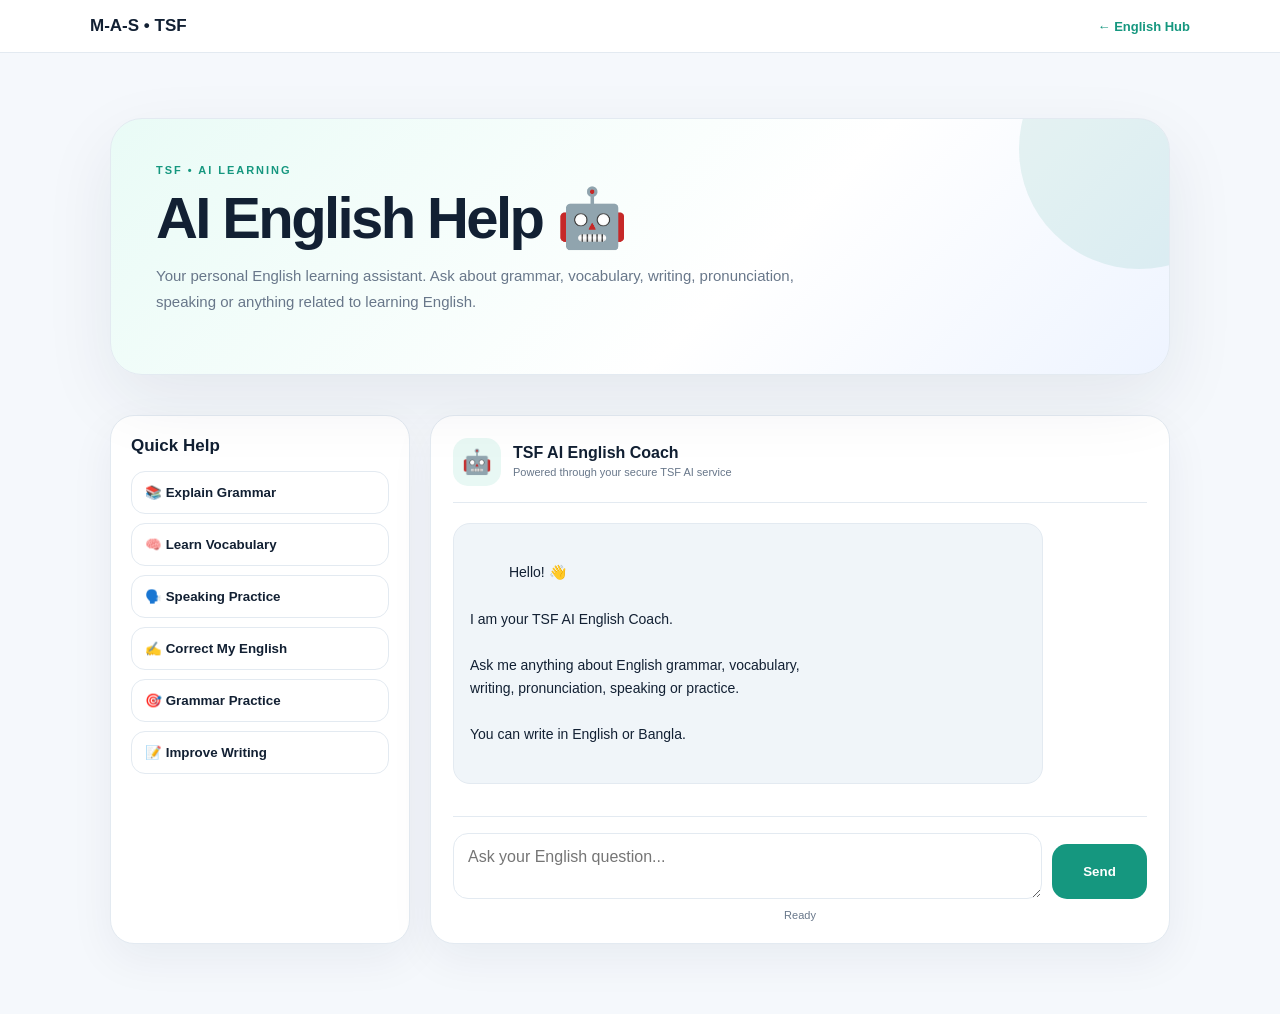
<file: english-ai-help.html>
<!DOCTYPE html>
<html lang="en">
<head>
  <meta charset="UTF-8">
  <meta name="viewport" content="width=device-width, initial-scale=1.0">
  <meta name="theme-color" content="#122033">

  <title>AI English Help | TSF</title>

  <style>
    :root{
      --bg:#f5f8fc;
      --card:#ffffff;
      --text:#122033;
      --muted:#68778a;
      --primary:#15977f;
      --primary-dark:#107661;
      --border:#e3eaf1;
      --soft:#e8f8f4;
    }

    *{
      box-sizing:border-box;
    }

    body{
      margin:0;
      background:var(--bg);
      color:var(--text);
      font-family:Arial,Helvetica,sans-serif;
    }

    .topbar{
      position:sticky;
      top:0;
      z-index:100;
      padding:16px 20px;
      background:rgba(255,255,255,.92);
      backdrop-filter:blur(15px);
      border-bottom:1px solid var(--border);
    }

    .topbar-inner{
      max-width:1100px;
      margin:auto;
      display:flex;
      align-items:center;
      justify-content:space-between;
      gap:15px;
    }

    .brand{
      font-weight:900;
      font-size:17px;
      text-decoration:none;
      color:var(--text);
    }

    .back{
      text-decoration:none;
      color:var(--primary);
      font-weight:800;
      font-size:13px;
    }

    .hero{
      max-width:1100px;
      margin:45px auto 0;
      padding:20px;
    }

    .hero-box{
      position:relative;
      overflow:hidden;
      padding:45px;
      border-radius:32px;
      background:linear-gradient(135deg,#e9fbf6,#ffffff 60%,#eef4ff);
      border:1px solid var(--border);
      box-shadow:0 25px 70px rgba(20,40,70,.08);
    }

    .hero-box:after{
      content:"";
      position:absolute;
      width:240px;
      height:240px;
      right:-90px;
      top:-90px;
      border-radius:50%;
      background:rgba(21,151,127,.10);
    }

    .kicker{
      position:relative;
      z-index:1;
      color:var(--primary);
      font-size:11px;
      font-weight:900;
      letter-spacing:.18em;
    }

    h1{
      position:relative;
      z-index:1;
      margin:12px 0;
      font-size:clamp(34px,6vw,58px);
      line-height:1.04;
      letter-spacing:-.045em;
    }

    .hero p{
      position:relative;
      z-index:1;
      max-width:700px;
      color:var(--muted);
      line-height:1.7;
      font-size:15px;
    }

    .ai-layout{
      max-width:1100px;
      margin:20px auto 70px;
      padding:0 20px;
      display:grid;
      grid-template-columns:300px 1fr;
      gap:20px;
    }

    .card{
      background:var(--card);
      border:1px solid var(--border);
      border-radius:24px;
      box-shadow:0 15px 45px rgba(20,40,70,.06);
    }

    .quick{
      padding:20px;
    }

    .quick h2{
      margin:0 0 15px;
      font-size:17px;
    }

    .quick-btn{
      width:100%;
      margin-bottom:9px;
      padding:13px;
      border:1px solid var(--border);
      background:#fff;
      border-radius:14px;
      text-align:left;
      cursor:pointer;
      font-weight:750;
      color:var(--text);
    }

    .quick-btn:hover{
      border-color:var(--primary);
      background:var(--soft);
    }

    .chat{
      padding:22px;
      min-height:520px;
      display:flex;
      flex-direction:column;
    }

    .chat-head{
      display:flex;
      align-items:center;
      gap:12px;
      padding-bottom:16px;
      border-bottom:1px solid var(--border);
    }

    .ai-icon{
      width:48px;
      height:48px;
      display:grid;
      place-items:center;
      border-radius:15px;
      background:var(--soft);
      font-size:24px;
    }

    .chat-head strong{
      display:block;
      font-size:16px;
    }

    .chat-head span{
      color:var(--muted);
      font-size:11px;
    }

    .messages{
      flex:1;
      padding:20px 0;
      overflow:auto;
    }

    .message{
      max-width:85%;
      padding:14px 16px;
      margin-bottom:12px;
      border-radius:17px;
      line-height:1.65;
      font-size:14px;
      white-space:pre-wrap;
    }

    .message.ai{
      background:#f0f5f9;
      border:1px solid var(--border);
    }

    .message.user{
      margin-left:auto;
      background:var(--primary);
      color:#fff;
    }

    .typing{
      display:none;
      color:var(--muted);
      font-size:12px;
      padding:5px 0 12px;
    }

    .input-area{
      display:flex;
      gap:10px;
      border-top:1px solid var(--border);
      padding-top:16px;
    }

    textarea{
      flex:1;
      min-height:55px;
      max-height:150px;
      resize:vertical;
      padding:14px;
      border:1px solid var(--border);
      border-radius:15px;
      outline:none;
      font:inherit;
      color:var(--text);
      background:#fff;
    }

    textarea:focus{
      border-color:var(--primary);
    }

    .send{
      align-self:flex-end;
      min-width:95px;
      height:55px;
      border:0;
      border-radius:15px;
      background:var(--primary);
      color:#fff;
      font-weight:900;
      cursor:pointer;
    }

    .send:hover{
      background:var(--primary-dark);
    }

    .send:disabled{
      opacity:.6;
      cursor:not-allowed;
    }

    .status{
      margin-top:10px;
      color:var(--muted);
      font-size:11px;
      text-align:center;
    }

    @media(max-width:800px){
      .ai-layout{
        grid-template-columns:1fr;
      }

      .hero-box{
        padding:28px;
      }
    }

    @media(max-width:550px){
      .input-area{
        flex-direction:column;
      }

      .send{
        width:100%;
      }

      .message{
        max-width:94%;
      }
    }
  </style>
</head>

<body>

  <header class="topbar">
    <div class="topbar-inner">
      <a class="brand" href="./index.html">M-A-S • TSF</a>
      <a class="back" href="./english.html">← English Hub</a>
    </div>
  </header>

  <section class="hero">
    <div class="hero-box">
      <div class="kicker">TSF • AI LEARNING</div>

      <h1>AI English Help 🤖</h1>

      <p>
        Your personal English learning assistant.
        Ask about grammar, vocabulary, writing, pronunciation,
        speaking or anything related to learning English.
      </p>
    </div>
  </section>

  <main class="ai-layout">

    <aside class="card quick">
      <h2>Quick Help</h2>

      <button class="quick-btn"
        onclick="usePrompt('Explain the difference between a, an and the with simple examples.')">
        📚 Explain Grammar
      </button>

      <button class="quick-btn"
        onclick="usePrompt('Teach me 10 useful English vocabulary words with Bangla meanings and examples.')">
        🧠 Learn Vocabulary
      </button>

      <button class="quick-btn"
        onclick="usePrompt('Give me a short English speaking practice conversation for a student.')">
        🗣️ Speaking Practice
      </button>

      <button class="quick-btn"
        onclick="usePrompt('Check my English and correct my mistakes. Explain the mistakes simply.')">
        ✍️ Correct My English
      </button>

      <button class="quick-btn"
        onclick="usePrompt('Give me 10 English grammar practice questions with answers.')">
        🎯 Grammar Practice
      </button>

      <button class="quick-btn"
        onclick="usePrompt('Teach me how to improve my English writing step by step.')">
        📝 Improve Writing
      </button>
    </aside>

    <section class="card chat">

      <div class="chat-head">
        <div class="ai-icon">🤖</div>

        <div>
          <strong>TSF AI English Coach</strong>
          <span>Powered through your secure TSF AI service</span>
        </div>
      </div>

      <div id="messages" class="messages">
        <div class="message ai">
          Hello! 👋

I am your TSF AI English Coach.

Ask me anything about English grammar, vocabulary,
writing, pronunciation, speaking or practice.

You can write in English or Bangla.
        </div>
      </div>

      <div id="typing" class="typing">
        🤖 AI is thinking...
      </div>

      <div class="input-area">
        <textarea
          id="question"
          placeholder="Ask your English question..."
          autocomplete="off"></textarea>

        <button id="sendButton" class="send">
          Send
        </button>
      </div>

      <div id="status" class="status">
        Ready
      </div>

    </section>

  </main>

  <script>
    const FUNCTION_URL =
      "https://bdsyjobzvwulaifpehvq.supabase.co/functions/v1/tsf-ai-english";

    const questionInput =
      document.getElementById("question");

    const messages =
      document.getElementById("messages");

    const sendButton =
      document.getElementById("sendButton");

    const typing =
      document.getElementById("typing");

    const status =
      document.getElementById("status");


    function addMessage(text, type) {
      const div = document.createElement("div");

      div.className = "message " + type;

      div.textContent = text;

      messages.appendChild(div);

      messages.scrollTop = messages.scrollHeight;
    }


    function usePrompt(text) {
      questionInput.value = text;

      questionInput.focus();
    }


    async function askAI() {

      const question =
        questionInput.value.trim();

      if (!question) {
        questionInput.focus();
        return;
      }

      addMessage(question, "user");

      questionInput.value = "";

      sendButton.disabled = true;

      typing.style.display = "block";

      status.textContent = "Connecting to TSF AI...";


      try {

        const response =
          await fetch(FUNCTION_URL, {

            method: "POST",

            headers: {
              "Content-Type": "application/json"
            },

            body: JSON.stringify({
              question: question
            })

          });


        const data =
          await response.json();


        if (!response.ok) {

          throw new Error(
            data?.error ||
            "AI request failed."
          );

        }


        const answer =
          data?.answer ||
          "Sorry, I could not generate an answer.";


        addMessage(answer, "ai");

        status.textContent =
          "AI response received";


      } catch (error) {

        console.error(error);

        addMessage(
          "Sorry! I couldn't connect to the AI right now.\n\nPlease check that the TSF AI function is deployed correctly and that the OPENAI_API_KEY secret is configured in Supabase.",
          "ai"
        );

        status.textContent =
          "Connection error";

      } finally {

        typing.style.display = "none";

        sendButton.disabled = false;

        questionInput.focus();

      }

    }


    sendButton.addEventListener(
      "click",
      askAI
    );


    questionInput.addEventListener(
      "keydown",
      function(event) {

        if (
          event.key === "Enter" &&
          !event.shiftKey
        ) {

          event.preventDefault();

          askAI();

        }

      }
    );
  </script>

</body>
</html>
</file>
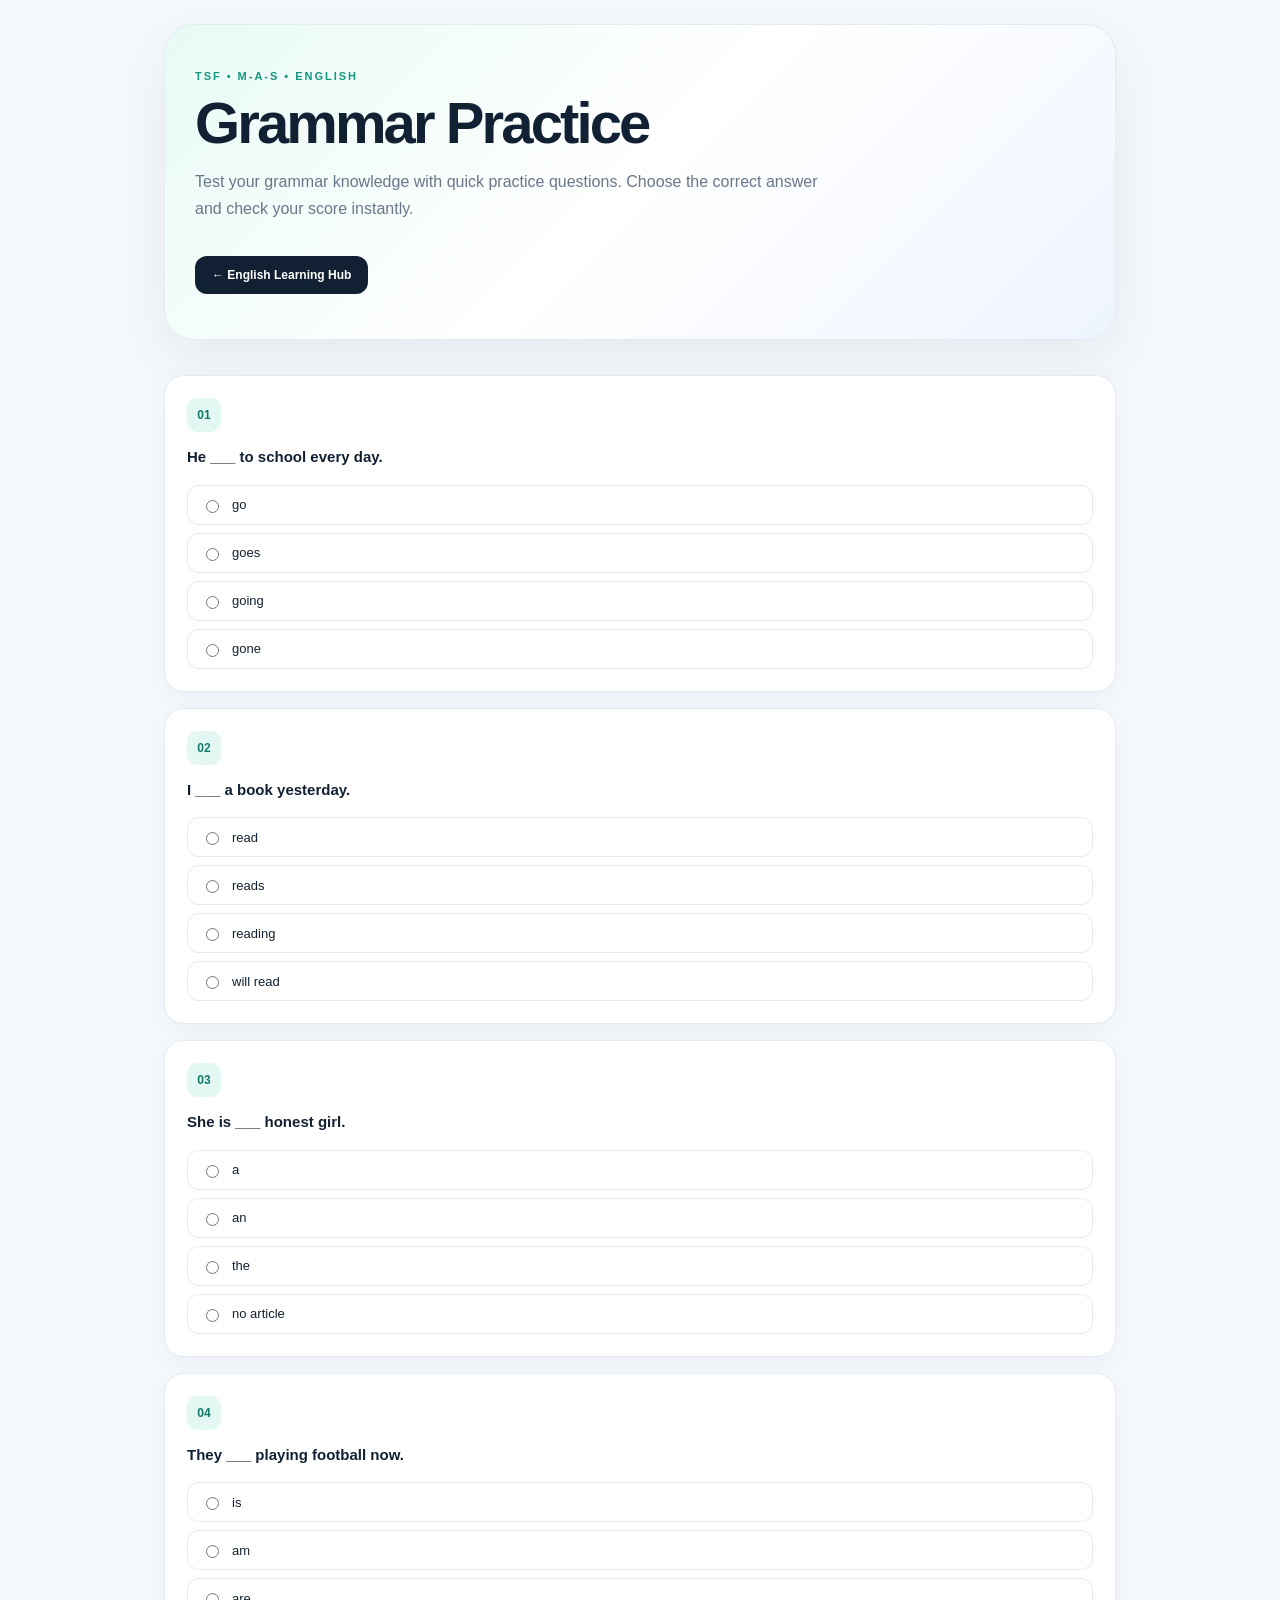
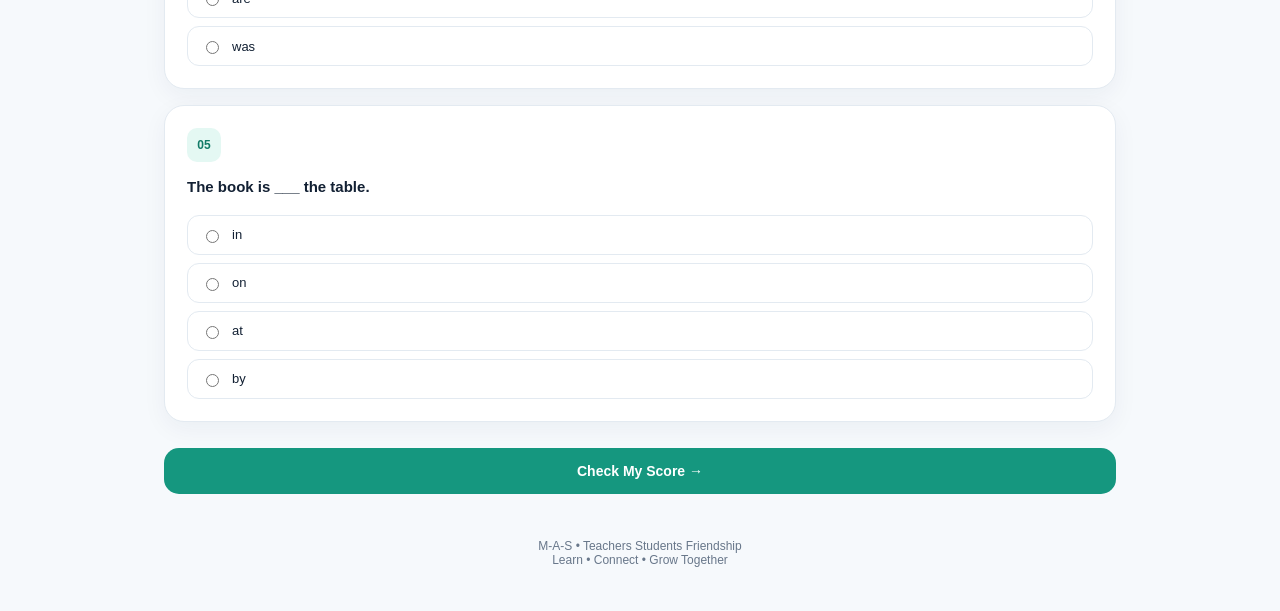
<file: english-grammar-practice.html>
<!DOCTYPE html>
<html lang="en">
<head>
  <meta charset="UTF-8">
  <meta name="viewport" content="width=device-width, initial-scale=1.0">

  <title>Grammar Practice • TSF</title>

  <style>
    :root{
      --bg:#f6f9fc;
      --card:#ffffff;
      --text:#122033;
      --muted:#68778a;
      --primary:#15977f;
      --border:#e3eaf1;
      --soft:#e4f8f3;
    }

    *{
      box-sizing:border-box;
    }

    body{
      margin:0;
      font-family:Arial,Helvetica,sans-serif;
      background:var(--bg);
      color:var(--text);
    }

    .page{
      max-width:1000px;
      margin:auto;
      padding:24px;
    }

    .hero{
      padding:45px 30px;
      border-radius:30px;
      background:linear-gradient(135deg,#e8faf5,#ffffff,#eef4ff);
      border:1px solid var(--border);
      box-shadow:0 20px 60px rgba(20,40,70,.08);
    }

    .brand{
      color:var(--primary);
      font-size:11px;
      font-weight:900;
      letter-spacing:.18em;
    }

    h1{
      margin:12px 0 10px;
      font-size:clamp(35px,7vw,58px);
      line-height:1;
      letter-spacing:-.05em;
    }

    .hero p{
      max-width:650px;
      color:var(--muted);
      line-height:1.7;
    }

    .back{
      display:inline-block;
      margin-top:18px;
      padding:12px 17px;
      border-radius:12px;
      background:#122033;
      color:#fff;
      text-decoration:none;
      font-size:12px;
      font-weight:800;
    }

    .practice{
      margin-top:35px;
    }

    .question{
      margin-bottom:16px;
      padding:22px;
      background:var(--card);
      border:1px solid var(--border);
      border-radius:20px;
      box-shadow:0 7px 25px rgba(20,40,70,.05);
    }

    .question-number{
      display:inline-grid;
      place-items:center;
      width:34px;
      height:34px;
      margin-bottom:12px;
      border-radius:10px;
      background:var(--soft);
      color:#127b68;
      font-size:12px;
      font-weight:900;
    }

    .question-text{
      font-size:15px;
      font-weight:800;
      line-height:1.7;
      margin-bottom:15px;
    }

    .options{
      display:grid;
      gap:8px;
    }

    .option{
      display:flex;
      align-items:center;
      gap:10px;
      padding:11px 13px;
      border:1px solid var(--border);
      border-radius:12px;
      cursor:pointer;
      font-size:13px;
      transition:.15s;
    }

    .option:hover{
      border-color:var(--primary);
      background:#f7fbfa;
    }

    .option input{
      accent-color:var(--primary);
    }

    .submit{
      width:100%;
      margin-top:10px;
      padding:15px;
      border:0;
      border-radius:15px;
      background:var(--primary);
      color:white;
      font-size:14px;
      font-weight:900;
      cursor:pointer;
    }

    .submit:hover{
      opacity:.92;
    }

    .result{
      display:none;
      margin-top:22px;
      padding:25px;
      text-align:center;
      background:var(--card);
      border:1px solid var(--border);
      border-radius:22px;
    }

    .score{
      font-size:38px;
      font-weight:900;
      color:var(--primary);
    }

    .result p{
      color:var(--muted);
      font-size:13px;
    }

    footer{
      text-align:center;
      color:var(--muted);
      padding:45px 10px 20px;
      font-size:12px;
    }

    @media(max-width:600px){
      .page{
        padding:15px;
      }

      .hero{
        padding:32px 21px;
        border-radius:24px;
      }
    }
  </style>
</head>

<body>

<div class="page">

  <section class="hero">

    <div class="brand">
      TSF • M-A-S • ENGLISH
    </div>

    <h1>Grammar Practice</h1>

    <p>
      Test your grammar knowledge with quick practice questions.
      Choose the correct answer and check your score instantly.
    </p>

    <a class="back" href="./english.html">
      ← English Learning Hub
    </a>

  </section>


  <form id="quiz" class="practice">

    <div class="question">

      <div class="question-number">01</div>

      <div class="question-text">
        He ___ to school every day.
      </div>

      <div class="options">

        <label class="option">
          <input type="radio" name="q1" value="a">
          go
        </label>

        <label class="option">
          <input type="radio" name="q1" value="b">
          goes
        </label>

        <label class="option">
          <input type="radio" name="q1" value="c">
          going
        </label>

        <label class="option">
          <input type="radio" name="q1" value="d">
          gone
        </label>

      </div>

    </div>


    <div class="question">

      <div class="question-number">02</div>

      <div class="question-text">
        I ___ a book yesterday.
      </div>

      <div class="options">

        <label class="option">
          <input type="radio" name="q2" value="a">
          read
        </label>

        <label class="option">
          <input type="radio" name="q2" value="b">
          reads
        </label>

        <label class="option">
          <input type="radio" name="q2" value="c">
          reading
        </label>

        <label class="option">
          <input type="radio" name="q2" value="d">
          will read
        </label>

      </div>

    </div>


    <div class="question">

      <div class="question-number">03</div>

      <div class="question-text">
        She is ___ honest girl.
      </div>

      <div class="options">

        <label class="option">
          <input type="radio" name="q3" value="a">
          a
        </label>

        <label class="option">
          <input type="radio" name="q3" value="b">
          an
        </label>

        <label class="option">
          <input type="radio" name="q3" value="c">
          the
        </label>

        <label class="option">
          <input type="radio" name="q3" value="d">
          no article
        </label>

      </div>

    </div>


    <div class="question">

      <div class="question-number">04</div>

      <div class="question-text">
        They ___ playing football now.
      </div>

      <div class="options">

        <label class="option">
          <input type="radio" name="q4" value="a">
          is
        </label>

        <label class="option">
          <input type="radio" name="q4" value="b">
          am
        </label>

        <label class="option">
          <input type="radio" name="q4" value="c">
          are
        </label>

        <label class="option">
          <input type="radio" name="q4" value="d">
          was
        </label>

      </div>

    </div>


    <div class="question">

      <div class="question-number">05</div>

      <div class="question-text">
        The book is ___ the table.
      </div>

      <div class="options">

        <label class="option">
          <input type="radio" name="q5" value="a">
          in
        </label>

        <label class="option">
          <input type="radio" name="q5" value="b">
          on
        </label>

        <label class="option">
          <input type="radio" name="q5" value="c">
          at
        </label>

        <label class="option">
          <input type="radio" name="q5" value="d">
          by
        </label>

      </div>

    </div>


    <button class="submit" type="submit">
      Check My Score →
    </button>

  </form>


  <div id="result" class="result">

    <div class="score" id="score">
      0 / 5
    </div>

    <p id="message">
      Complete the practice to see your result.
    </p>

  </div>


  <footer>
    M-A-S • Teachers Students Friendship<br>
    Learn • Connect • Grow Together
  </footer>

</div>


<script>

  const answers = {
    q1:"b",
    q2:"a",
    q3:"b",
    q4:"c",
    q5:"b"
  };

  document.getElementById("quiz").addEventListener("submit",function(event){

    event.preventDefault();

    let score = 0;

    Object.keys(answers).forEach(function(question){

      const selected =
        document.querySelector(
          'input[name="' + question + '"]:checked'
        );

      if(selected && selected.value === answers[question]){
        score++;
      }

    });

    document.getElementById("score").textContent =
      score + " / 5";

    let message;

    if(score === 5){
      message = "Excellent! Perfect score. 🎉";
    }else if(score >= 3){
      message = "Good work! Keep practising. 💪";
    }else{
      message = "Keep learning and try again. 📚";
    }

    document.getElementById("message").textContent = message;

    document.getElementById("result").style.display = "block";

    document.getElementById("result").scrollIntoView({
      behavior:"smooth",
      block:"center"
    });

  });

</script>

</body>
</html>
</file>
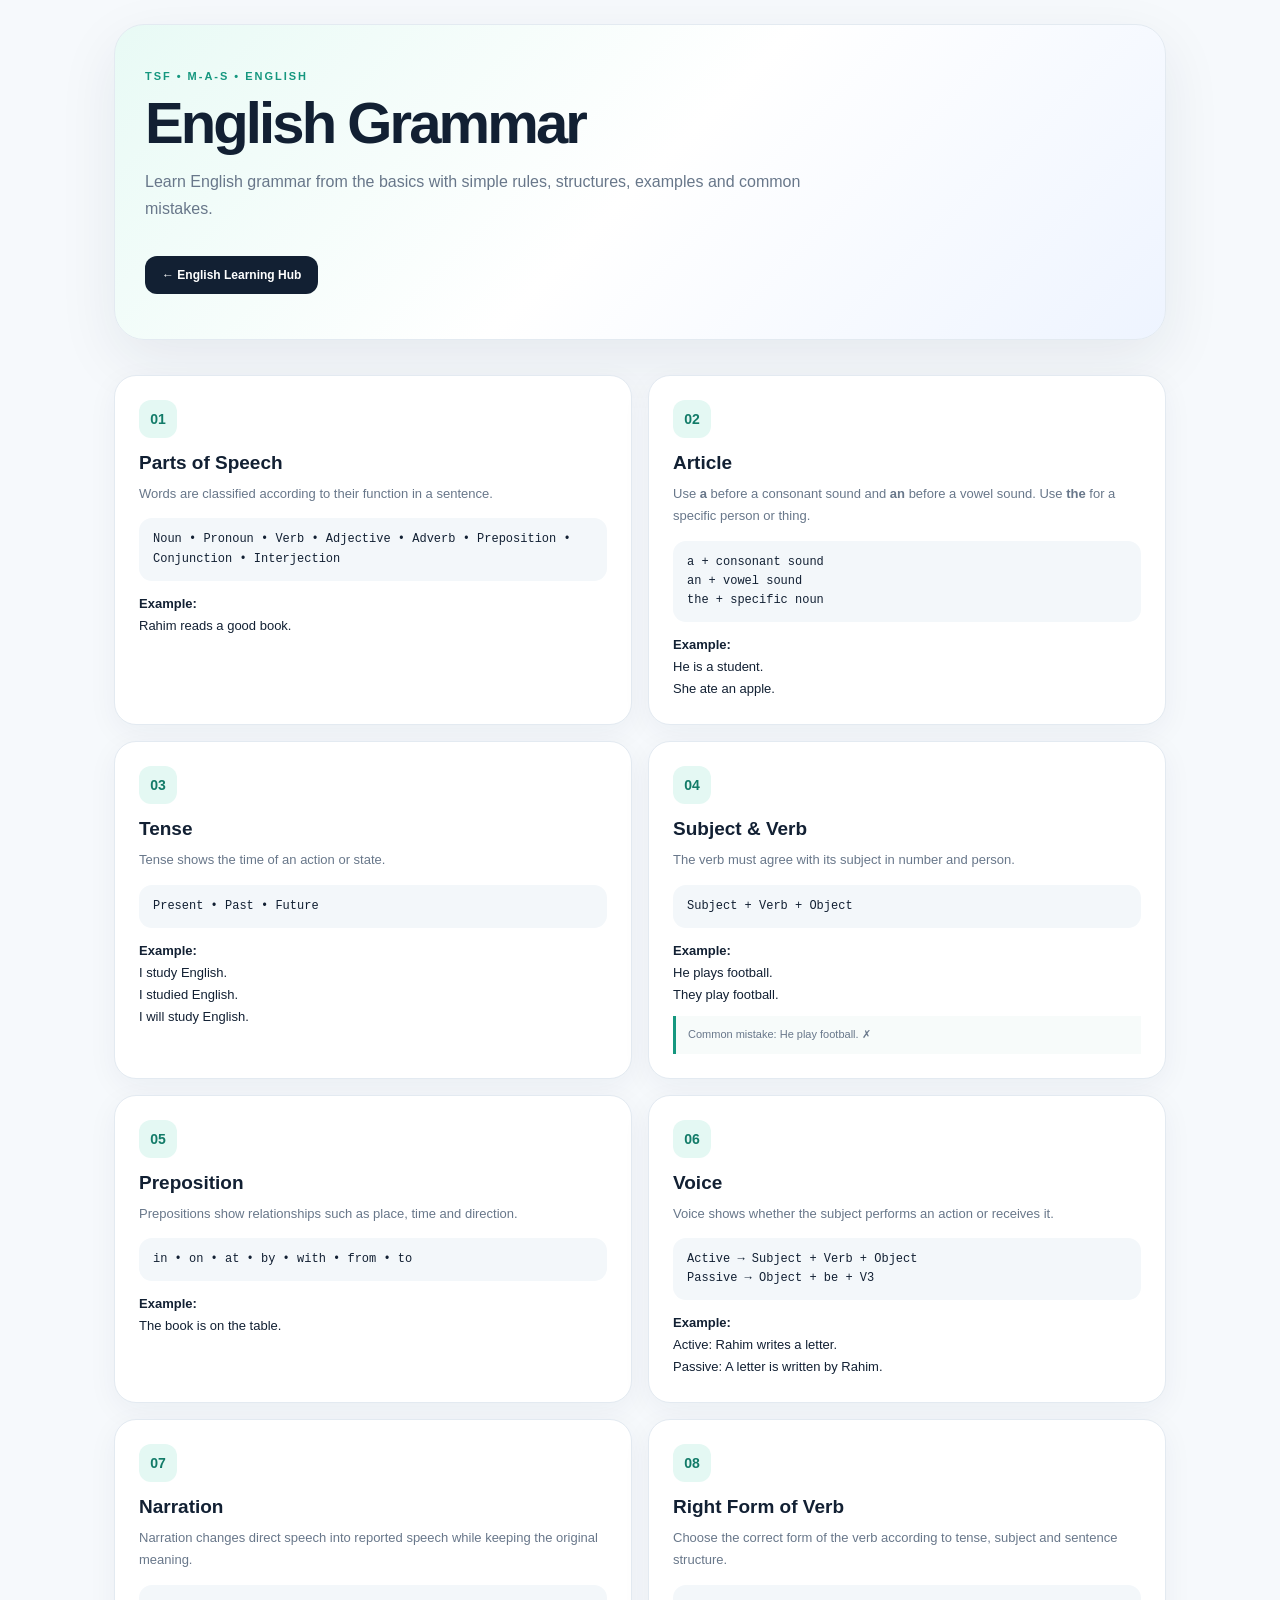
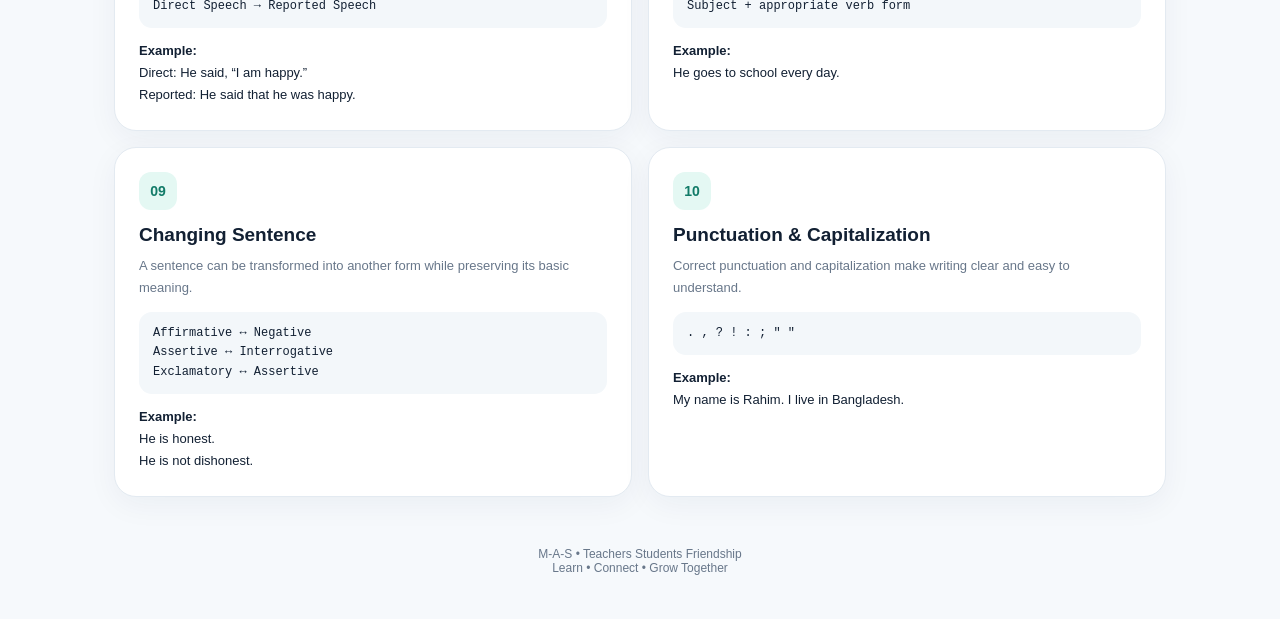
<file: english-grammar.html>
<!DOCTYPE html>
<html lang="en">
<head>
  <meta charset="UTF-8">
  <meta name="viewport" content="width=device-width, initial-scale=1.0">

  <title>English Grammar • TSF</title>

  <style>
    :root{
      --bg:#f6f9fc;
      --card:#ffffff;
      --text:#122033;
      --muted:#68778a;
      --primary:#15977f;
      --border:#e3eaf1;
    }

    *{
      box-sizing:border-box;
    }

    body{
      margin:0;
      font-family:Arial,Helvetica,sans-serif;
      background:var(--bg);
      color:var(--text);
    }

    .page{
      max-width:1100px;
      margin:auto;
      padding:24px;
    }

    .hero{
      padding:45px 30px;
      border-radius:30px;
      background:linear-gradient(135deg,#e8faf5,#ffffff,#eef4ff);
      border:1px solid var(--border);
      box-shadow:0 20px 60px rgba(20,40,70,.08);
    }

    .brand{
      color:var(--primary);
      font-size:11px;
      font-weight:900;
      letter-spacing:.18em;
    }

    h1{
      margin:12px 0;
      font-size:clamp(35px,7vw,58px);
      line-height:1;
      letter-spacing:-.05em;
    }

    .hero p{
      max-width:680px;
      color:var(--muted);
      line-height:1.7;
    }

    .back{
      display:inline-block;
      margin-top:18px;
      padding:12px 17px;
      border-radius:12px;
      background:#122033;
      color:#fff;
      text-decoration:none;
      font-size:12px;
      font-weight:800;
    }

    .grammar-grid{
      display:grid;
      grid-template-columns:repeat(2,1fr);
      gap:16px;
      margin-top:35px;
    }

    .grammar-card{
      background:var(--card);
      border:1px solid var(--border);
      border-radius:22px;
      padding:24px;
      box-shadow:0 8px 30px rgba(20,40,70,.05);
      transition:.2s;
    }

    .grammar-card:hover{
      transform:translateY(-4px);
      box-shadow:0 18px 40px rgba(20,40,70,.10);
    }

    .number{
      display:inline-grid;
      place-items:center;
      width:38px;
      height:38px;
      border-radius:12px;
      background:#e4f8f3;
      color:#127b68;
      font-weight:900;
      font-size:14px;
      margin-bottom:14px;
    }

    h2{
      margin:0 0 9px;
      font-size:19px;
    }

    .rule{
      color:var(--muted);
      font-size:13px;
      line-height:1.7;
      margin-bottom:13px;
    }

    .structure{
      padding:12px 14px;
      border-radius:13px;
      background:#f3f7fa;
      font-family:monospace;
      font-size:12px;
      line-height:1.6;
      margin-bottom:12px;
    }

    .example{
      font-size:13px;
      line-height:1.7;
    }

    .mistake{
      margin-top:10px;
      padding:10px 12px;
      border-left:3px solid var(--primary);
      background:#f7fbfa;
      color:var(--muted);
      font-size:11px;
      line-height:1.6;
    }

    footer{
      text-align:center;
      color:var(--muted);
      padding:50px 10px 20px;
      font-size:12px;
    }

    @media(max-width:700px){
      .page{
        padding:15px;
      }

      .hero{
        padding:32px 21px;
        border-radius:24px;
      }

      .grammar-grid{
        grid-template-columns:1fr;
      }
    }
  </style>
</head>

<body>

<div class="page">

  <section class="hero">

    <div class="brand">
      TSF • M-A-S • ENGLISH
    </div>

    <h1>English Grammar</h1>

    <p>
      Learn English grammar from the basics with simple rules,
      structures, examples and common mistakes.
    </p>

    <a class="back" href="./english.html">
      ← English Learning Hub
    </a>

  </section>


  <div class="grammar-grid">

    <div class="grammar-card">

      <div class="number">01</div>

      <h2>Parts of Speech</h2>

      <div class="rule">
        Words are classified according to their function in a sentence.
      </div>

      <div class="structure">
        Noun • Pronoun • Verb • Adjective • Adverb • Preposition • Conjunction • Interjection
      </div>

      <div class="example">
        <strong>Example:</strong><br>
        Rahim reads a good book.
      </div>

    </div>


    <div class="grammar-card">

      <div class="number">02</div>

      <h2>Article</h2>

      <div class="rule">
        Use <strong>a</strong> before a consonant sound and
        <strong>an</strong> before a vowel sound. Use
        <strong>the</strong> for a specific person or thing.
      </div>

      <div class="structure">
        a + consonant sound<br>
        an + vowel sound<br>
        the + specific noun
      </div>

      <div class="example">
        <strong>Example:</strong><br>
        He is a student.<br>
        She ate an apple.
      </div>

    </div>


    <div class="grammar-card">

      <div class="number">03</div>

      <h2>Tense</h2>

      <div class="rule">
        Tense shows the time of an action or state.
      </div>

      <div class="structure">
        Present • Past • Future
      </div>

      <div class="example">
        <strong>Example:</strong><br>
        I study English.<br>
        I studied English.<br>
        I will study English.
      </div>

    </div>


    <div class="grammar-card">

      <div class="number">04</div>

      <h2>Subject & Verb</h2>

      <div class="rule">
        The verb must agree with its subject in number and person.
      </div>

      <div class="structure">
        Subject + Verb + Object
      </div>

      <div class="example">
        <strong>Example:</strong><br>
        He plays football.<br>
        They play football.
      </div>

      <div class="mistake">
        Common mistake: He play football. ✗
      </div>

    </div>


    <div class="grammar-card">

      <div class="number">05</div>

      <h2>Preposition</h2>

      <div class="rule">
        Prepositions show relationships such as place, time and direction.
      </div>

      <div class="structure">
        in • on • at • by • with • from • to
      </div>

      <div class="example">
        <strong>Example:</strong><br>
        The book is on the table.
      </div>

    </div>


    <div class="grammar-card">

      <div class="number">06</div>

      <h2>Voice</h2>

      <div class="rule">
        Voice shows whether the subject performs an action or receives it.
      </div>

      <div class="structure">
        Active → Subject + Verb + Object<br>
        Passive → Object + be + V3
      </div>

      <div class="example">
        <strong>Example:</strong><br>
        Active: Rahim writes a letter.<br>
        Passive: A letter is written by Rahim.
      </div>

    </div>


    <div class="grammar-card">

      <div class="number">07</div>

      <h2>Narration</h2>

      <div class="rule">
        Narration changes direct speech into reported speech while keeping
        the original meaning.
      </div>

      <div class="structure">
        Direct Speech → Reported Speech
      </div>

      <div class="example">
        <strong>Example:</strong><br>
        Direct: He said, “I am happy.”<br>
        Reported: He said that he was happy.
      </div>

    </div>


    <div class="grammar-card">

      <div class="number">08</div>

      <h2>Right Form of Verb</h2>

      <div class="rule">
        Choose the correct form of the verb according to tense,
        subject and sentence structure.
      </div>

      <div class="structure">
        Subject + appropriate verb form
      </div>

      <div class="example">
        <strong>Example:</strong><br>
        He goes to school every day.
      </div>

    </div>


    <div class="grammar-card">

      <div class="number">09</div>

      <h2>Changing Sentence</h2>

      <div class="rule">
        A sentence can be transformed into another form while preserving
        its basic meaning.
      </div>

      <div class="structure">
        Affirmative ↔ Negative<br>
        Assertive ↔ Interrogative<br>
        Exclamatory ↔ Assertive
      </div>

      <div class="example">
        <strong>Example:</strong><br>
        He is honest.<br>
        He is not dishonest.
      </div>

    </div>


    <div class="grammar-card">

      <div class="number">10</div>

      <h2>Punctuation & Capitalization</h2>

      <div class="rule">
        Correct punctuation and capitalization make writing clear and easy
        to understand.
      </div>

      <div class="structure">
        .  ,  ?  !  :  ;  " "
      </div>

      <div class="example">
        <strong>Example:</strong><br>
        My name is Rahim. I live in Bangladesh.
      </div>

    </div>

  </div>


  <footer>
    M-A-S • Teachers Students Friendship<br>
    Learn • Connect • Grow Together
  </footer>

</div>

</body>
</html>
</file>
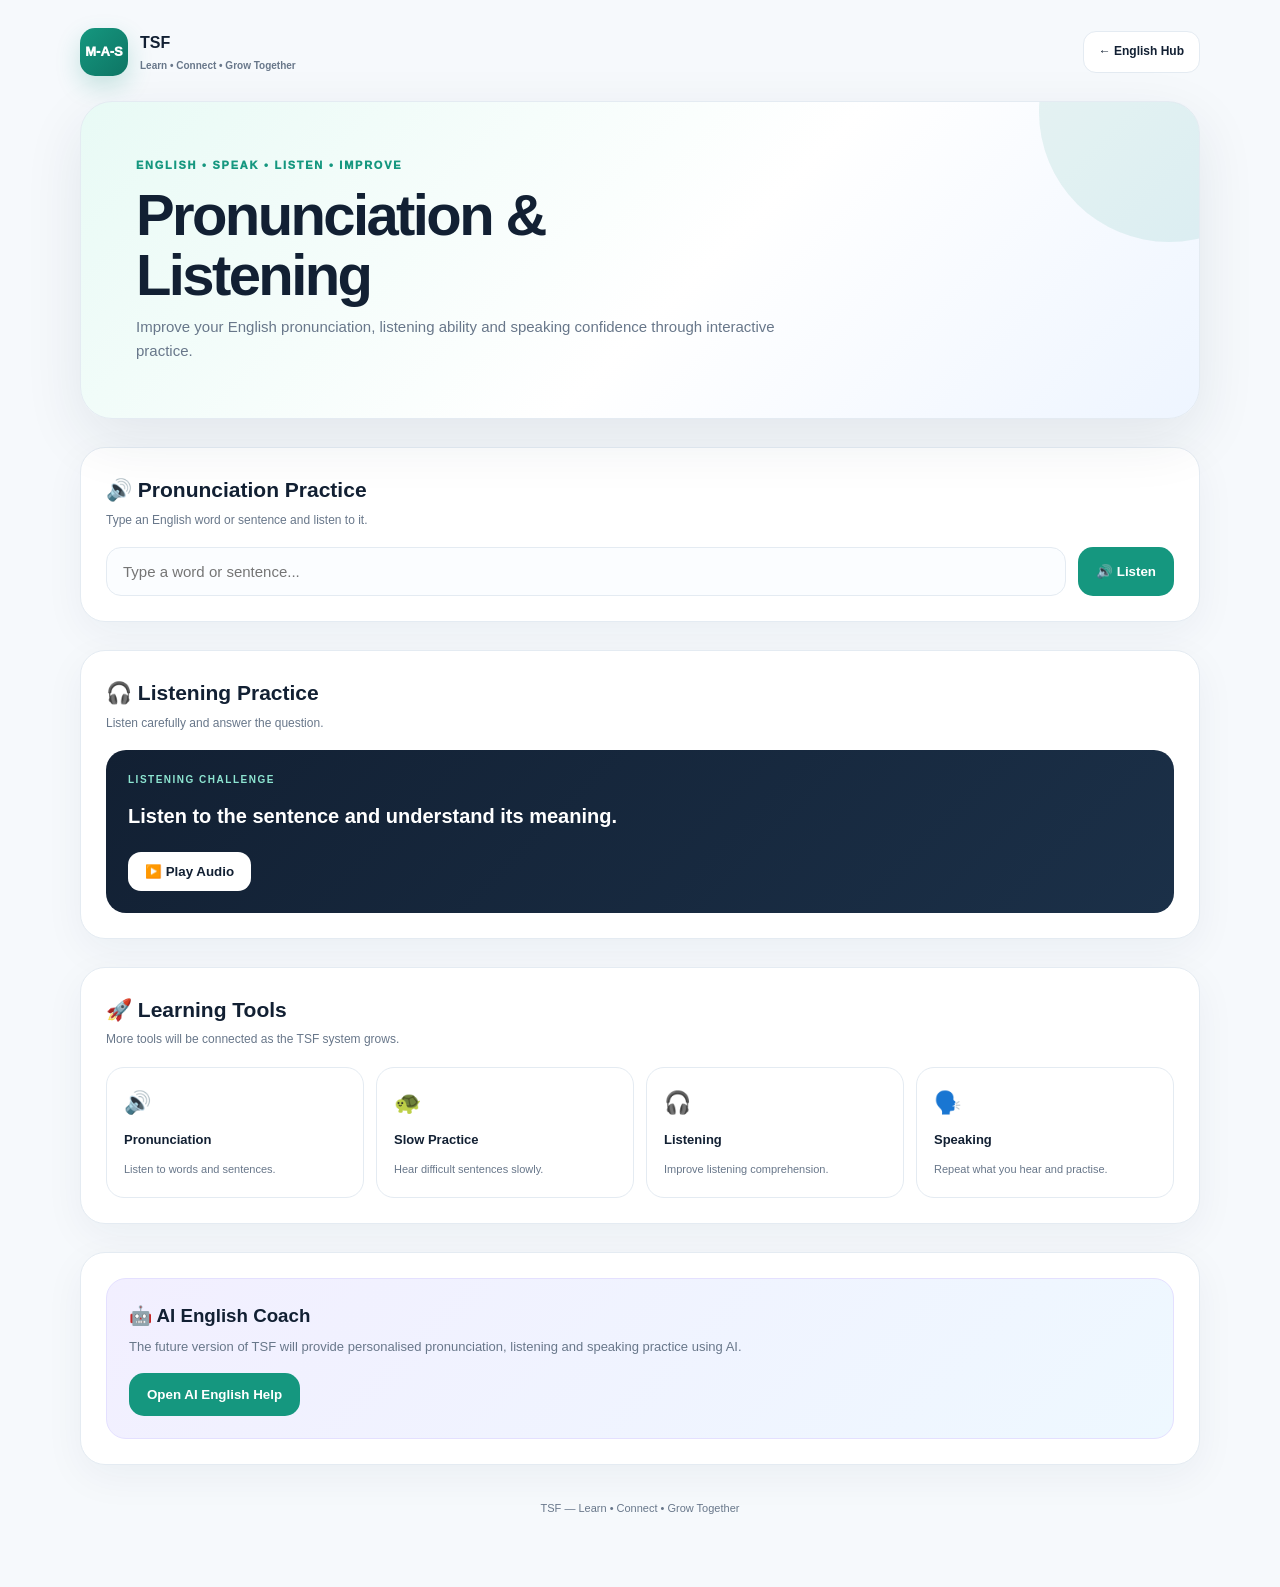
<file: english-pronunciation.html>
<!DOCTYPE html>
<html lang="en">
<head>
  <meta charset="UTF-8">
  <meta name="viewport" content="width=device-width, initial-scale=1.0">

  <title>Pronunciation & Listening | TSF</title>

  <style>
    :root{
      --bg:#f6f9fc;
      --card:#ffffff;
      --text:#122033;
      --muted:#68778a;
      --border:#e4ebf2;
      --primary:#15977f;
      --primary-dark:#0e7564;
      --soft:#e6f8f3;
      --shadow:0 20px 60px rgba(20,40,70,.09);
    }

    *{
      box-sizing:border-box;
      margin:0;
      padding:0;
    }

    body{
      font-family:Arial,Helvetica,sans-serif;
      background:var(--bg);
      color:var(--text);
      line-height:1.6;
    }

    .page{
      width:min(1120px,calc(100% - 32px));
      margin:auto;
      padding:28px 0 70px;
    }

    .topbar{
      display:flex;
      align-items:center;
      justify-content:space-between;
      gap:15px;
      margin-bottom:25px;
    }

    .brand{
      display:flex;
      align-items:center;
      gap:12px;
      text-decoration:none;
      color:var(--text);
      font-weight:900;
    }

    .logo{
      width:48px;
      height:48px;
      border-radius:15px;
      display:grid;
      place-items:center;
      background:linear-gradient(135deg,#15977f,#0e7564);
      color:white;
      font-weight:950;
      font-size:13px;
      box-shadow:0 10px 25px rgba(21,151,127,.22);
    }

    .brand small{
      display:block;
      color:var(--muted);
      font-size:10px;
      margin-top:2px;
    }

    .back{
      padding:10px 15px;
      border:1px solid var(--border);
      border-radius:13px;
      background:var(--card);
      color:var(--text);
      text-decoration:none;
      font-size:12px;
      font-weight:800;
    }

    .hero{
      position:relative;
      overflow:hidden;
      padding:clamp(30px,6vw,55px);
      border-radius:32px;
      background:linear-gradient(135deg,#e8faf5,#ffffff 55%,#eef5ff);
      border:1px solid var(--border);
      box-shadow:var(--shadow);
    }

    .hero:after{
      content:"";
      position:absolute;
      width:260px;
      height:260px;
      right:-100px;
      top:-120px;
      border-radius:50%;
      background:rgba(21,151,127,.10);
    }

    .kicker{
      position:relative;
      z-index:1;
      color:var(--primary);
      font-size:11px;
      font-weight:950;
      letter-spacing:.16em;
    }

    h1{
      position:relative;
      z-index:1;
      margin:10px 0;
      font-size:clamp(32px,6vw,58px);
      line-height:1.04;
      letter-spacing:-.045em;
    }

    .hero p{
      position:relative;
      z-index:1;
      max-width:690px;
      color:var(--muted);
      font-size:15px;
    }

    .section{
      margin-top:28px;
      padding:25px;
      background:var(--card);
      border:1px solid var(--border);
      border-radius:25px;
      box-shadow:0 12px 40px rgba(20,40,70,.05);
    }

    .section-title{
      margin-bottom:17px;
    }

    .section-title h2{
      font-size:21px;
      margin-bottom:4px;
    }

    .section-title p{
      color:var(--muted);
      font-size:12px;
    }

    .pronunciation-box{
      display:grid;
      grid-template-columns:1fr auto;
      gap:12px;
    }

    input{
      width:100%;
      padding:15px 16px;
      border:1px solid var(--border);
      border-radius:15px;
      outline:none;
      font-size:15px;
      background:#fbfdff;
      color:var(--text);
    }

    input:focus{
      border-color:var(--primary);
      box-shadow:0 0 0 4px rgba(21,151,127,.10);
    }

    button{
      border:0;
      cursor:pointer;
      font-family:inherit;
    }

    .primary{
      padding:14px 18px;
      border-radius:15px;
      background:var(--primary);
      color:white;
      font-weight:900;
    }

    .primary:hover{
      background:var(--primary-dark);
    }

    .result{
      margin-top:18px;
      padding:22px;
      border-radius:20px;
      background:var(--soft);
      display:none;
    }

    .result.show{
      display:block;
    }

    .word{
      font-size:30px;
      font-weight:950;
      margin-bottom:4px;
    }

    .meaning{
      color:var(--muted);
      font-size:13px;
      margin-bottom:17px;
    }

    .audio-actions{
      display:flex;
      flex-wrap:wrap;
      gap:9px;
    }

    .audio-btn{
      padding:11px 14px;
      border-radius:12px;
      background:white;
      border:1px solid var(--border);
      color:var(--text);
      font-size:12px;
      font-weight:850;
    }

    .audio-btn:hover{
      border-color:var(--primary);
    }

    .example{
      margin-top:16px;
      padding:14px;
      border-left:4px solid var(--primary);
      background:white;
      border-radius:12px;
      font-size:13px;
    }

    .listening-card{
      padding:22px;
      border-radius:20px;
      background:linear-gradient(135deg,#122033,#1b3048);
      color:white;
    }

    .listening-label{
      color:#8de5d1;
      font-size:10px;
      font-weight:900;
      letter-spacing:.15em;
    }

    .listening-text{
      margin:12px 0 20px;
      font-size:20px;
      font-weight:800;
    }

    .listen-button{
      padding:12px 17px;
      border-radius:13px;
      background:white;
      color:#122033;
      font-weight:900;
    }

    .question{
      margin-top:22px;
      display:none;
    }

    .question.show{
      display:block;
    }

    .question p{
      font-weight:850;
      margin-bottom:12px;
    }

    .options{
      display:grid;
      gap:9px;
    }

    .option{
      padding:12px 14px;
      text-align:left;
      border:1px solid var(--border);
      background:white;
      border-radius:13px;
      font-size:13px;
    }

    .option:hover{
      border-color:var(--primary);
    }

    .score{
      margin-top:17px;
      padding:15px;
      border-radius:15px;
      background:var(--soft);
      font-weight:900;
      display:none;
    }

    .score.show{
      display:block;
    }

    .features{
      display:grid;
      grid-template-columns:repeat(4,1fr);
      gap:12px;
    }

    .feature{
      padding:17px;
      border:1px solid var(--border);
      border-radius:18px;
      background:#fff;
    }

    .feature-icon{
      font-size:22px;
      margin-bottom:10px;
    }

    .feature strong{
      display:block;
      font-size:13px;
      margin-bottom:4px;
    }

    .feature span{
      color:var(--muted);
      font-size:11px;
    }

    .ai-box{
      padding:22px;
      border-radius:20px;
      background:linear-gradient(135deg,#f2efff,#eef8ff);
      border:1px solid #e4e0ff;
    }

    .ai-box h3{
      margin-bottom:6px;
    }

    .ai-box p{
      color:var(--muted);
      font-size:13px;
      margin-bottom:15px;
    }

    .footer{
      text-align:center;
      color:var(--muted);
      font-size:11px;
      margin-top:35px;
    }

    @media(max-width:800px){
      .features{
        grid-template-columns:repeat(2,1fr);
      }
    }

    @media(max-width:600px){
      .page{
        width:min(100% - 20px,1120px);
        padding-top:15px;
      }

      .topbar{
        align-items:flex-start;
      }

      .brand small{
        display:none;
      }

      .hero{
        padding:27px 21px;
        border-radius:25px;
      }

      .section{
        padding:19px;
        border-radius:21px;
      }

      .pronunciation-box{
        grid-template-columns:1fr;
      }

      .features{
        grid-template-columns:1fr;
      }

      .listening-text{
        font-size:17px;
      }
    }
  </style>
</head>

<body>

<div class="page">

  <div class="topbar">
    <a href="./index.html" class="brand">
      <div class="logo">M-A-S</div>
      <div>
        TSF
        <small>Learn • Connect • Grow Together</small>
      </div>
    </a>

    <a href="./english.html" class="back">← English Hub</a>
  </div>


  <!-- HERO -->

  <section class="hero">

    <div class="kicker">
      ENGLISH • SPEAK • LISTEN • IMPROVE
    </div>

    <h1>
      Pronunciation &<br>
      Listening
    </h1>

    <p>
      Improve your English pronunciation, listening ability and speaking confidence
      through interactive practice.
    </p>

  </section>


  <!-- PRONUNCIATION -->

  <section class="section">

    <div class="section-title">
      <h2>🔊 Pronunciation Practice</h2>
      <p>Type an English word or sentence and listen to it.</p>
    </div>

    <div class="pronunciation-box">

      <input
        id="pronunciationInput"
        type="text"
        placeholder="Type a word or sentence..."
      >

      <button
        class="primary"
        onclick="pronounceText(false)"
      >
        🔊 Listen
      </button>

    </div>


    <div class="result" id="pronunciationResult">

      <div class="word" id="spokenWord"></div>

      <div class="meaning">
        Listen carefully and repeat the sentence aloud.
      </div>

      <div class="audio-actions">

        <button
          class="audio-btn"
          onclick="pronounceText(false)"
        >
          🔊 Normal Speed
        </button>

        <button
          class="audio-btn"
          onclick="pronounceText(true)"
        >
          🐢 Slow Speed
        </button>

      </div>

      <div class="example">
        💡 <strong>Practice tip:</strong>
        Listen once, then repeat the sentence aloud two or three times.
      </div>

    </div>

  </section>


  <!-- LISTENING -->

  <section class="section">

    <div class="section-title">
      <h2>🎧 Listening Practice</h2>
      <p>Listen carefully and answer the question.</p>
    </div>


    <div class="listening-card">

      <div class="listening-label">
        LISTENING CHALLENGE
      </div>

      <div class="listening-text">
        Listen to the sentence and understand its meaning.
      </div>

      <button
        class="listen-button"
        onclick="playListening()"
      >
        ▶️ Play Audio
      </button>


      <div class="question" id="listeningQuestion">

        <p>
          What does the sentence mainly talk about?
        </p>

        <div class="options">

          <button
            class="option"
            onclick="checkAnswer(false)"
          >
            A. A school activity
          </button>

          <button
            class="option"
            onclick="checkAnswer(true)"
          >
            B. Learning English
          </button>

          <button
            class="option"
            onclick="checkAnswer(false)"
          >
            C. A football match
          </button>

        </div>

        <div class="score" id="scoreBox"></div>

      </div>

    </div>

  </section>


  <!-- FEATURES -->

  <section class="section">

    <div class="section-title">
      <h2>🚀 Learning Tools</h2>
      <p>More tools will be connected as the TSF system grows.</p>
    </div>

    <div class="features">

      <div class="feature">
        <div class="feature-icon">🔊</div>
        <strong>Pronunciation</strong>
        <span>Listen to words and sentences.</span>
      </div>

      <div class="feature">
        <div class="feature-icon">🐢</div>
        <strong>Slow Practice</strong>
        <span>Hear difficult sentences slowly.</span>
      </div>

      <div class="feature">
        <div class="feature-icon">🎧</div>
        <strong>Listening</strong>
        <span>Improve listening comprehension.</span>
      </div>

      <div class="feature">
        <div class="feature-icon">🗣️</div>
        <strong>Speaking</strong>
        <span>Repeat what you hear and practise.</span>
      </div>

    </div>

  </section>


  <!-- AI -->

  <section class="section">

    <div class="ai-box">

      <h3>🤖 AI English Coach</h3>

      <p>
        The future version of TSF will provide personalised pronunciation,
        listening and speaking practice using AI.
      </p>

      <button
        class="primary"
        onclick="alert('AI English Coach will be connected in the next development stage.')"
      >
        Open AI English Help
      </button>

    </div>

  </section>


  <div class="footer">
    TSF — Learn • Connect • Grow Together
  </div>

</div>


<script>

  function getSpeechText(){

    const input =
      document.getElementById("pronunciationInput");

    return input.value.trim();

  }


  function pronounceText(slow){

    const text = getSpeechText();

    if(!text){

      alert("Please type a word or sentence first.");

      return;

    }


    if(!("speechSynthesis" in window)){

      alert("Speech playback is not supported on this browser.");

      return;

    }


    speechSynthesis.cancel();


    const speech =
      new SpeechSynthesisUtterance(text);

    speech.lang = "en-US";

    speech.rate = slow ? 0.55 : 0.95;

    speech.pitch = 1;

    speech.volume = 1;


    speechSynthesis.speak(speech);


    document.getElementById("spokenWord").textContent =
      text;

    document
      .getElementById("pronunciationResult")
      .classList.add("show");

  }


  function playListening(){

    const sentence =
      "Learning English every day can help you communicate with people around the world.";

    speechSynthesis.cancel();


    const speech =
      new SpeechSynthesisUtterance(sentence);

    speech.lang = "en-US";

    speech.rate = 0.85;

    speech.pitch = 1;

    speech.volume = 1;


    speechSynthesis.speak(speech);


    document
      .getElementById("listeningQuestion")
      .classList.add("show");

  }


  function checkAnswer(correct){

    const score =
      document.getElementById("scoreBox");


    if(correct){

      score.textContent =
        "✅ Correct! Excellent listening.";

    }else{

      score.textContent =
        "❌ Not quite. Listen again and try once more.";

    }


    score.classList.add("show");

  }

</script>

</body>
</html>
</file>
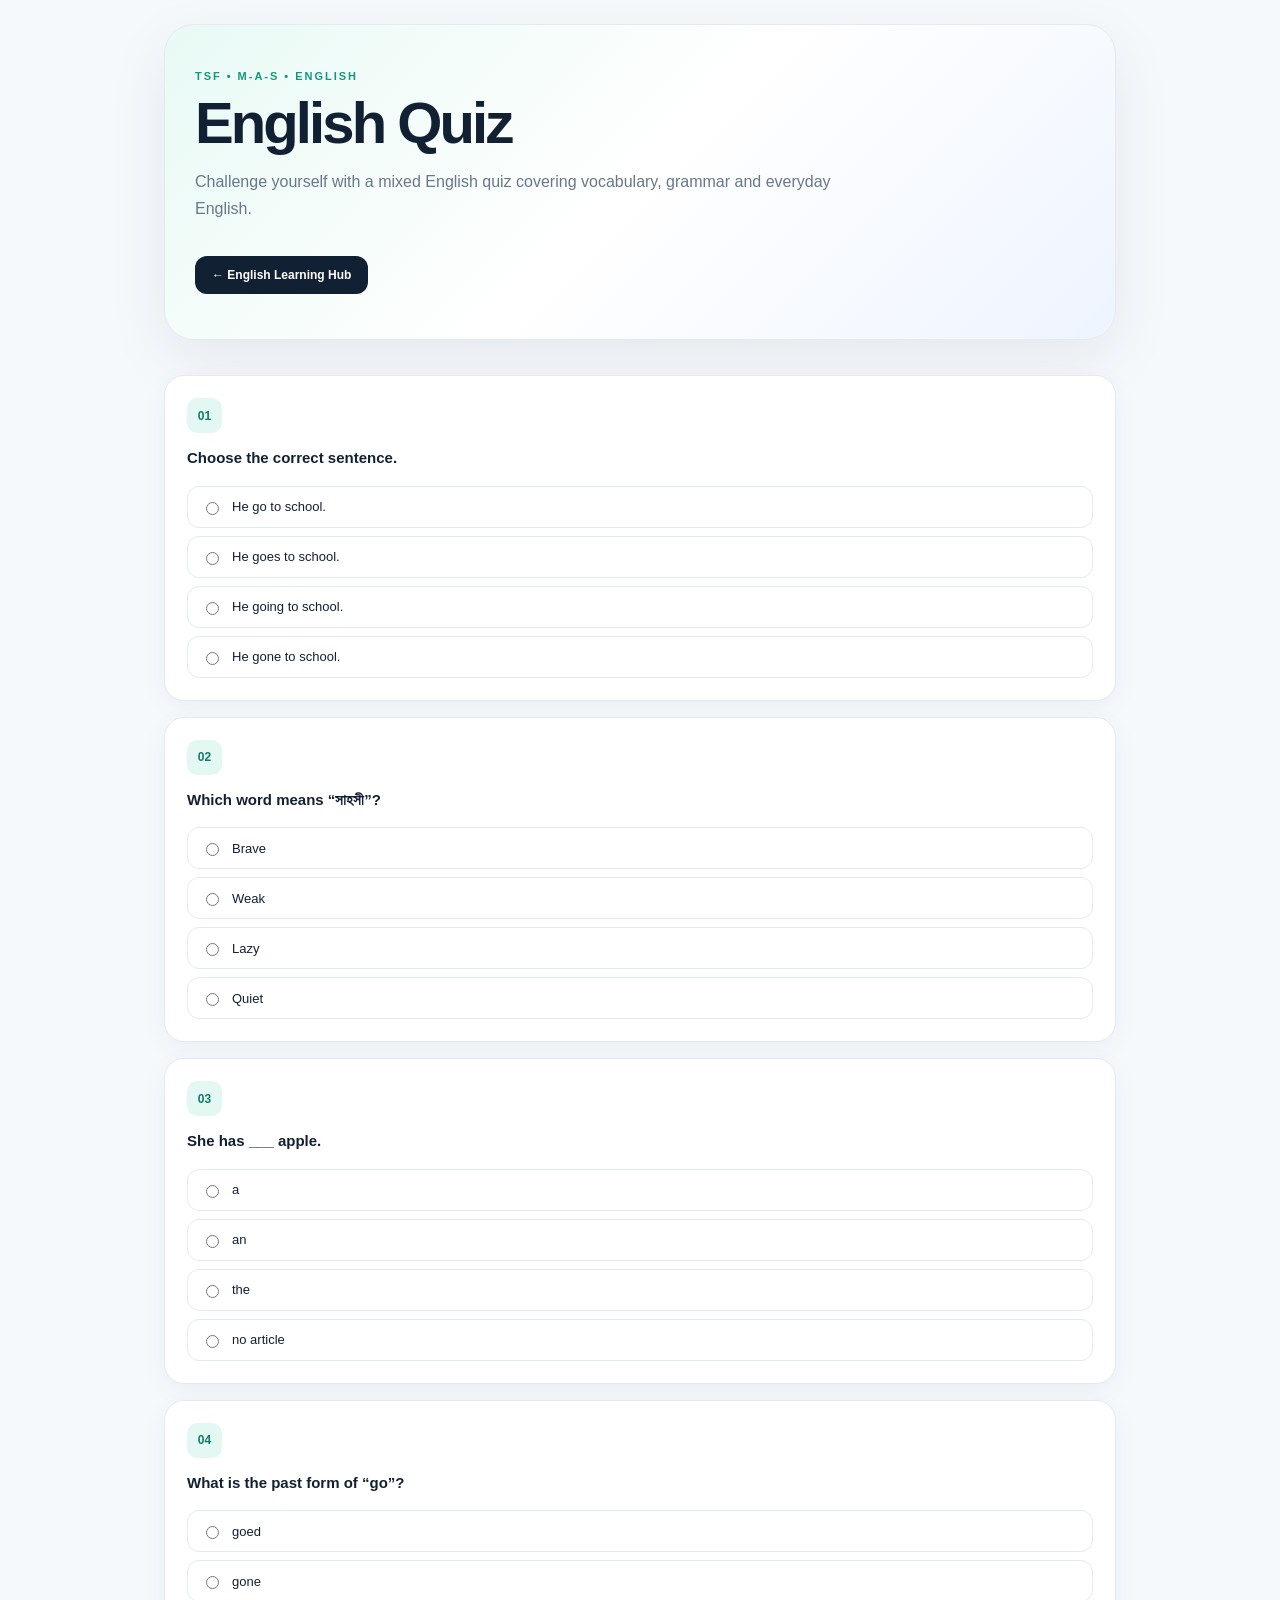
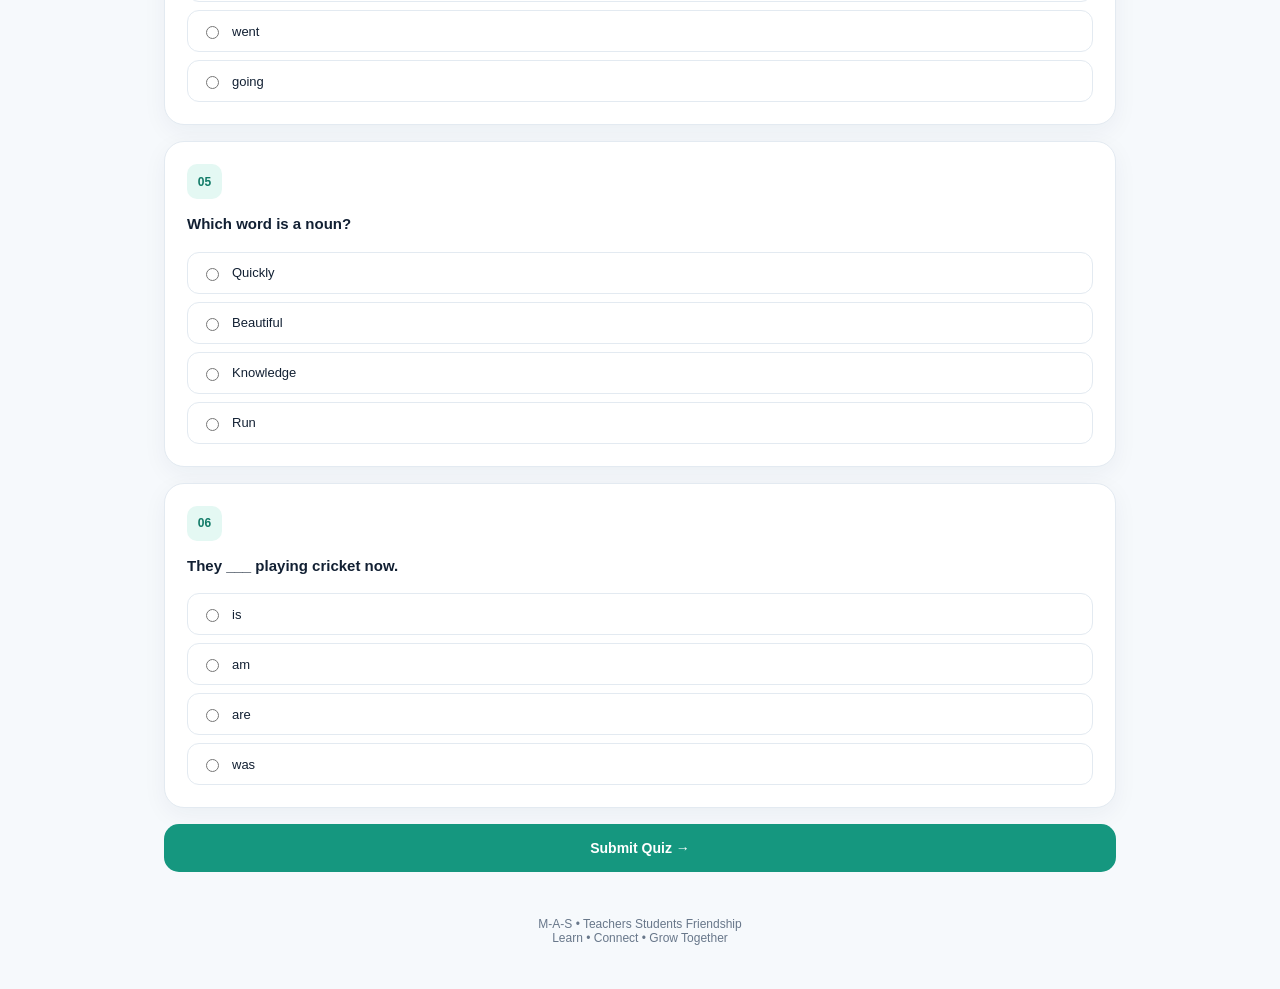
<file: english-quiz.html>
<!DOCTYPE html>
<html lang="en">
<head>
  <meta charset="UTF-8">
  <meta name="viewport" content="width=device-width, initial-scale=1.0">

  <title>English Quiz • TSF</title>

  <style>
    :root{
      --bg:#f6f9fc;
      --card:#ffffff;
      --text:#122033;
      --muted:#68778a;
      --primary:#15977f;
      --border:#e3eaf1;
      --soft:#e4f8f3;
    }

    *{
      box-sizing:border-box;
    }

    body{
      margin:0;
      font-family:Arial,Helvetica,sans-serif;
      background:var(--bg);
      color:var(--text);
    }

    .page{
      max-width:1000px;
      margin:auto;
      padding:24px;
    }

    .hero{
      padding:45px 30px;
      border-radius:30px;
      background:linear-gradient(135deg,#e8faf5,#ffffff,#eef4ff);
      border:1px solid var(--border);
      box-shadow:0 20px 60px rgba(20,40,70,.08);
    }

    .brand{
      color:var(--primary);
      font-size:11px;
      font-weight:900;
      letter-spacing:.18em;
    }

    h1{
      margin:12px 0 10px;
      font-size:clamp(35px,7vw,58px);
      line-height:1;
      letter-spacing:-.05em;
    }

    .hero p{
      max-width:680px;
      color:var(--muted);
      line-height:1.7;
    }

    .back{
      display:inline-block;
      margin-top:18px;
      padding:12px 17px;
      border-radius:12px;
      background:#122033;
      color:#fff;
      text-decoration:none;
      font-size:12px;
      font-weight:800;
    }

    .quiz{
      margin-top:35px;
    }

    .question{
      margin-bottom:16px;
      padding:22px;
      background:var(--card);
      border:1px solid var(--border);
      border-radius:20px;
      box-shadow:0 7px 25px rgba(20,40,70,.05);
    }

    .number{
      display:inline-grid;
      place-items:center;
      width:35px;
      height:35px;
      margin-bottom:12px;
      border-radius:10px;
      background:var(--soft);
      color:#127b68;
      font-size:12px;
      font-weight:900;
    }

    .question-text{
      font-size:15px;
      font-weight:800;
      line-height:1.7;
      margin-bottom:15px;
    }

    .options{
      display:grid;
      gap:8px;
    }

    .option{
      display:flex;
      align-items:center;
      gap:10px;
      padding:12px 13px;
      border:1px solid var(--border);
      border-radius:12px;
      cursor:pointer;
      font-size:13px;
      transition:.15s;
    }

    .option:hover{
      border-color:var(--primary);
      background:#f7fbfa;
    }

    .option input{
      accent-color:var(--primary);
    }

    .submit{
      width:100%;
      padding:16px;
      border:0;
      border-radius:15px;
      background:var(--primary);
      color:white;
      font-size:14px;
      font-weight:900;
      cursor:pointer;
    }

    .result{
      display:none;
      margin-top:22px;
      padding:28px;
      text-align:center;
      background:var(--card);
      border:1px solid var(--border);
      border-radius:22px;
    }

    .score{
      font-size:42px;
      font-weight:900;
      color:var(--primary);
    }

    .result p{
      color:var(--muted);
      font-size:13px;
      line-height:1.6;
    }

    .retry{
      margin-top:8px;
      padding:11px 17px;
      border:1px solid var(--border);
      border-radius:12px;
      background:#fff;
      color:var(--text);
      font-weight:800;
      cursor:pointer;
    }

    footer{
      text-align:center;
      color:var(--muted);
      padding:45px 10px 20px;
      font-size:12px;
    }

    @media(max-width:600px){
      .page{
        padding:15px;
      }

      .hero{
        padding:32px 21px;
        border-radius:24px;
      }
    }
  </style>
</head>

<body>

<div class="page">

  <section class="hero">

    <div class="brand">
      TSF • M-A-S • ENGLISH
    </div>

    <h1>English Quiz</h1>

    <p>
      Challenge yourself with a mixed English quiz covering
      vocabulary, grammar and everyday English.
    </p>

    <a class="back" href="./english.html">
      ← English Learning Hub
    </a>

  </section>


  <form id="quiz" class="quiz">

    <div class="question">

      <div class="number">01</div>

      <div class="question-text">
        Choose the correct sentence.
      </div>

      <div class="options">

        <label class="option">
          <input type="radio" name="q1" value="a">
          He go to school.
        </label>

        <label class="option">
          <input type="radio" name="q1" value="b">
          He goes to school.
        </label>

        <label class="option">
          <input type="radio" name="q1" value="c">
          He going to school.
        </label>

        <label class="option">
          <input type="radio" name="q1" value="d">
          He gone to school.
        </label>

      </div>

    </div>


    <div class="question">

      <div class="number">02</div>

      <div class="question-text">
        Which word means “সাহসী”?
      </div>

      <div class="options">

        <label class="option">
          <input type="radio" name="q2" value="a">
          Brave
        </label>

        <label class="option">
          <input type="radio" name="q2" value="b">
          Weak
        </label>

        <label class="option">
          <input type="radio" name="q2" value="c">
          Lazy
        </label>

        <label class="option">
          <input type="radio" name="q2" value="d">
          Quiet
        </label>

      </div>

    </div>


    <div class="question">

      <div class="number">03</div>

      <div class="question-text">
        She has ___ apple.
      </div>

      <div class="options">

        <label class="option">
          <input type="radio" name="q3" value="a">
          a
        </label>

        <label class="option">
          <input type="radio" name="q3" value="b">
          an
        </label>

        <label class="option">
          <input type="radio" name="q3" value="c">
          the
        </label>

        <label class="option">
          <input type="radio" name="q3" value="d">
          no article
        </label>

      </div>

    </div>


    <div class="question">

      <div class="number">04</div>

      <div class="question-text">
        What is the past form of “go”?
      </div>

      <div class="options">

        <label class="option">
          <input type="radio" name="q4" value="a">
          goed
        </label>

        <label class="option">
          <input type="radio" name="q4" value="b">
          gone
        </label>

        <label class="option">
          <input type="radio" name="q4" value="c">
          went
        </label>

        <label class="option">
          <input type="radio" name="q4" value="d">
          going
        </label>

      </div>

    </div>


    <div class="question">

      <div class="number">05</div>

      <div class="question-text">
        Which word is a noun?
      </div>

      <div class="options">

        <label class="option">
          <input type="radio" name="q5" value="a">
          Quickly
        </label>

        <label class="option">
          <input type="radio" name="q5" value="b">
          Beautiful
        </label>

        <label class="option">
          <input type="radio" name="q5" value="c">
          Knowledge
        </label>

        <label class="option">
          <input type="radio" name="q5" value="d">
          Run
        </label>

      </div>

    </div>


    <div class="question">

      <div class="number">06</div>

      <div class="question-text">
        They ___ playing cricket now.
      </div>

      <div class="options">

        <label class="option">
          <input type="radio" name="q6" value="a">
          is
        </label>

        <label class="option">
          <input type="radio" name="q6" value="b">
          am
        </label>

        <label class="option">
          <input type="radio" name="q6" value="c">
          are
        </label>

        <label class="option">
          <input type="radio" name="q6" value="d">
          was
        </label>

      </div>

    </div>


    <button class="submit" type="submit">
      Submit Quiz →
    </button>

  </form>


  <div id="result" class="result">

    <div id="score" class="score">
      0 / 6
    </div>

    <p id="message">
      Your result will appear here.
    </p>

    <button id="retry" class="retry" type="button">
      Try Again
    </button>

  </div>


  <footer>
    M-A-S • Teachers Students Friendship<br>
    Learn • Connect • Grow Together
  </footer>

</div>


<script>

  const answers = {
    q1:"b",
    q2:"a",
    q3:"b",
    q4:"c",
    q5:"c",
    q6:"c"
  };

  const quiz = document.getElementById("quiz");
  const result = document.getElementById("result");
  const scoreElement = document.getElementById("score");
  const messageElement = document.getElementById("message");
  const retryButton = document.getElementById("retry");

  quiz.addEventListener("submit", function(event){

    event.preventDefault();

    let score = 0;

    Object.keys(answers).forEach(function(question){

      const selected = document.querySelector(
        'input[name="' + question + '"]:checked'
      );

      if(selected && selected.value === answers[question]){
        score++;
      }

    });

    scoreElement.textContent = score + " / 6";

    if(score === 6){

      messageElement.textContent =
        "Outstanding! Perfect score! 🎉";

    }else if(score >= 4){

      messageElement.textContent =
        "Excellent work! Keep practising. 💪";

    }else if(score >= 3){

      messageElement.textContent =
        "Good effort! Review a few topics and try again. 📚";

    }else{

      messageElement.textContent =
        "Keep learning. Practice will make you stronger. 🌱";

    }

    result.style.display = "block";

    result.scrollIntoView({
      behavior:"smooth",
      block:"center"
    });

  });


  retryButton.addEventListener("click", function(){

    quiz.reset();

    result.style.display = "none";

    window.scrollTo({
      top:0,
      behavior:"smooth"
    });

  });

</script>

</body>
</html>
</file>
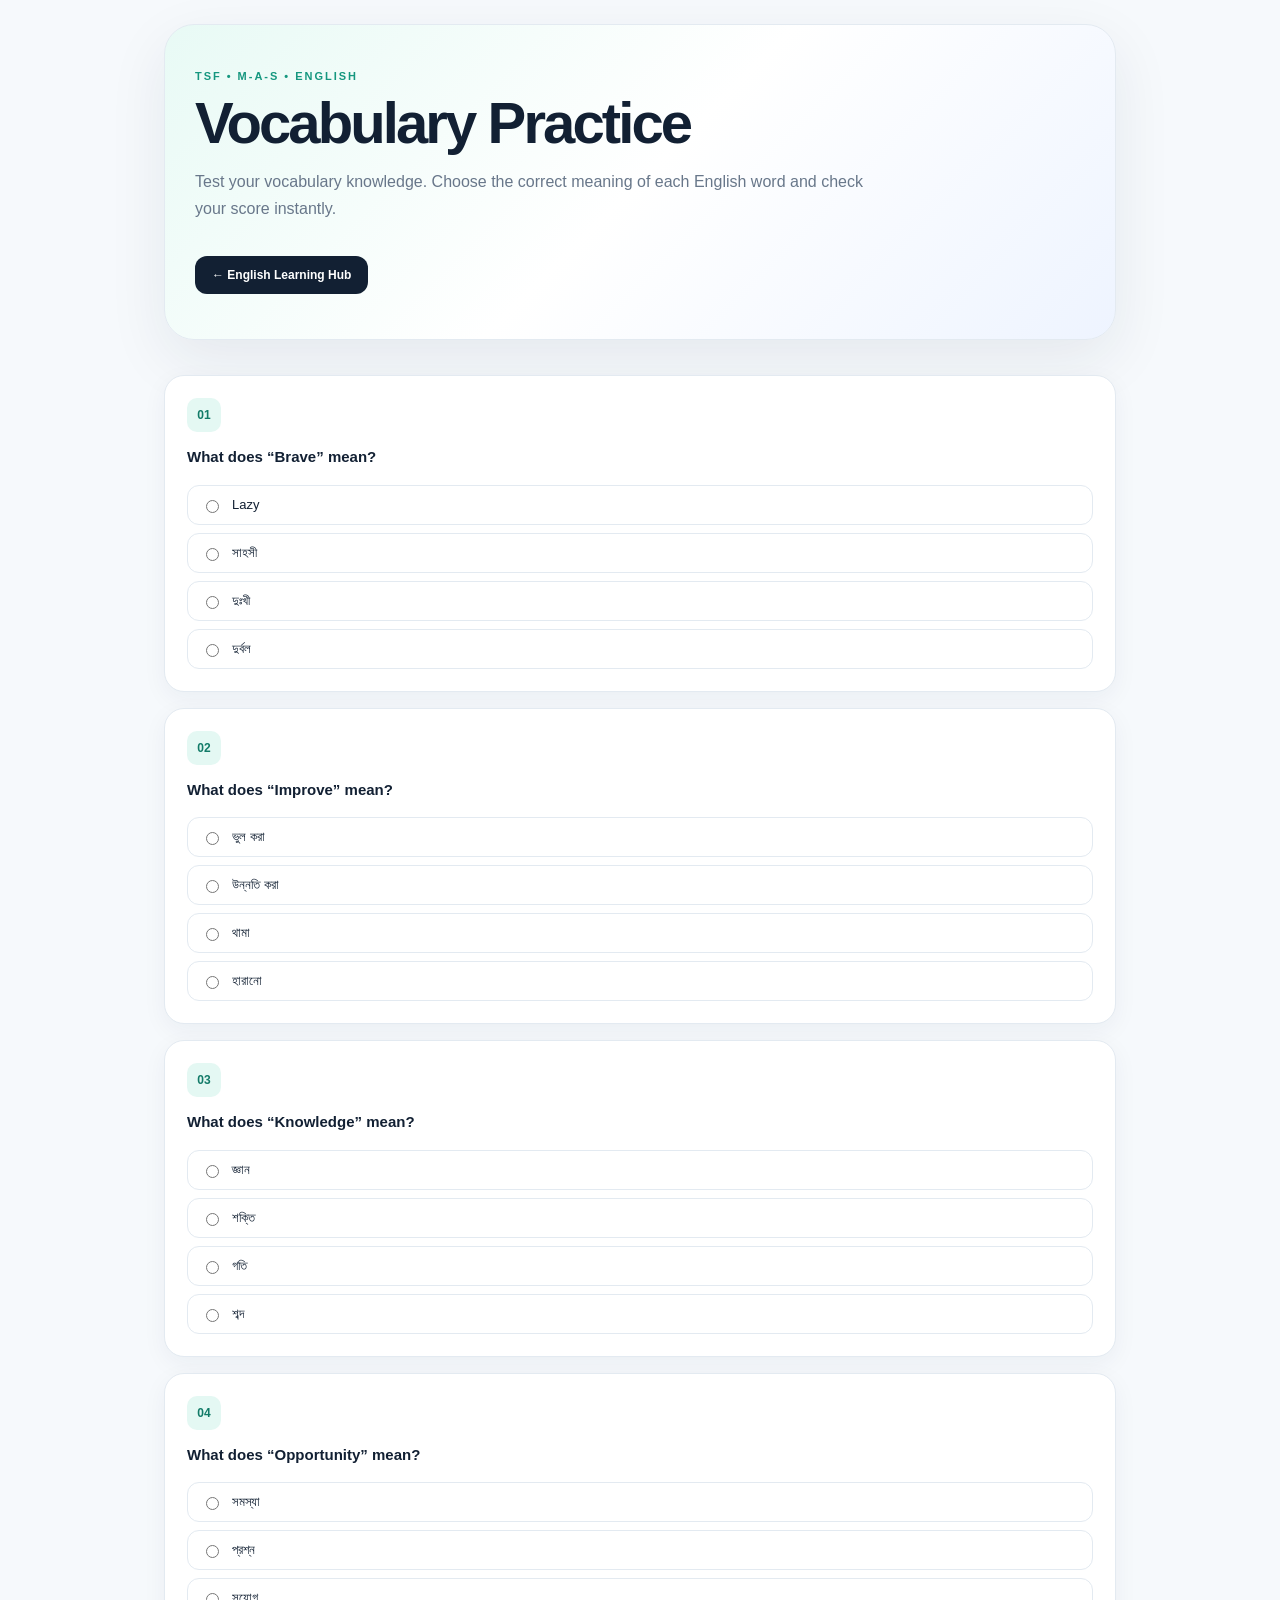
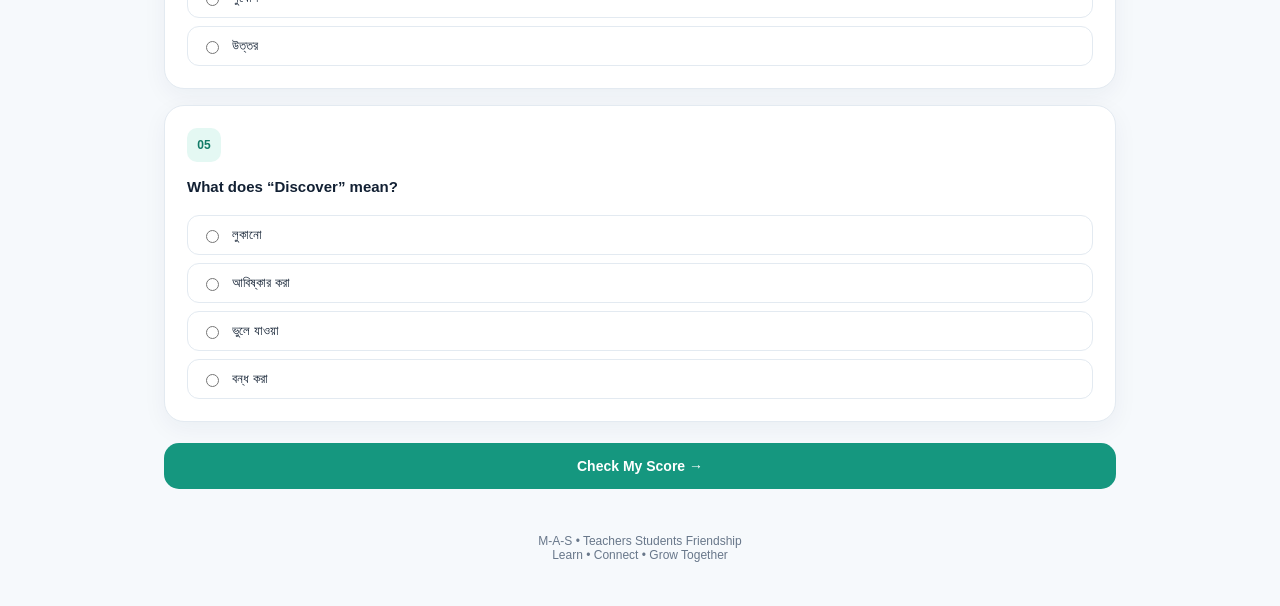
<file: english-vocabulary-practice.html>
<!DOCTYPE html>
<html lang="en">
<head>
  <meta charset="UTF-8">
  <meta name="viewport" content="width=device-width, initial-scale=1.0">

  <title>Vocabulary Practice • TSF</title>

  <style>
    :root{
      --bg:#f6f9fc;
      --card:#ffffff;
      --text:#122033;
      --muted:#68778a;
      --primary:#15977f;
      --border:#e3eaf1;
      --soft:#e4f8f3;
    }

    *{
      box-sizing:border-box;
    }

    body{
      margin:0;
      font-family:Arial,Helvetica,sans-serif;
      background:var(--bg);
      color:var(--text);
    }

    .page{
      max-width:1000px;
      margin:auto;
      padding:24px;
    }

    .hero{
      padding:45px 30px;
      border-radius:30px;
      background:linear-gradient(135deg,#e8faf5,#ffffff,#eef4ff);
      border:1px solid var(--border);
      box-shadow:0 20px 60px rgba(20,40,70,.08);
    }

    .brand{
      color:var(--primary);
      font-size:11px;
      font-weight:900;
      letter-spacing:.18em;
    }

    h1{
      margin:12px 0 10px;
      font-size:clamp(35px,7vw,58px);
      line-height:1;
      letter-spacing:-.05em;
    }

    .hero p{
      max-width:680px;
      color:var(--muted);
      line-height:1.7;
    }

    .back{
      display:inline-block;
      margin-top:18px;
      padding:12px 17px;
      border-radius:12px;
      background:#122033;
      color:#fff;
      text-decoration:none;
      font-size:12px;
      font-weight:800;
    }

    .practice{
      margin-top:35px;
    }

    .question{
      margin-bottom:16px;
      padding:22px;
      background:var(--card);
      border:1px solid var(--border);
      border-radius:20px;
      box-shadow:0 7px 25px rgba(20,40,70,.05);
    }

    .number{
      display:inline-grid;
      place-items:center;
      width:34px;
      height:34px;
      margin-bottom:12px;
      border-radius:10px;
      background:var(--soft);
      color:#127b68;
      font-size:12px;
      font-weight:900;
    }

    .question-text{
      font-size:15px;
      font-weight:800;
      line-height:1.7;
      margin-bottom:15px;
    }

    .options{
      display:grid;
      gap:8px;
    }

    .option{
      display:flex;
      align-items:center;
      gap:10px;
      padding:11px 13px;
      border:1px solid var(--border);
      border-radius:12px;
      cursor:pointer;
      font-size:13px;
      transition:.15s;
    }

    .option:hover{
      border-color:var(--primary);
      background:#f7fbfa;
    }

    .option input{
      accent-color:var(--primary);
    }

    .submit{
      width:100%;
      margin-top:5px;
      padding:15px;
      border:0;
      border-radius:15px;
      background:var(--primary);
      color:#fff;
      font-size:14px;
      font-weight:900;
      cursor:pointer;
    }

    .result{
      display:none;
      margin-top:22px;
      padding:25px;
      text-align:center;
      background:var(--card);
      border:1px solid var(--border);
      border-radius:22px;
    }

    .score{
      font-size:40px;
      font-weight:900;
      color:var(--primary);
    }

    .result p{
      color:var(--muted);
      font-size:13px;
    }

    .retry{
      margin-top:10px;
      padding:11px 16px;
      border:1px solid var(--border);
      border-radius:12px;
      background:#fff;
      color:var(--text);
      font-weight:800;
      cursor:pointer;
    }

    footer{
      text-align:center;
      color:var(--muted);
      padding:45px 10px 20px;
      font-size:12px;
    }

    @media(max-width:600px){
      .page{
        padding:15px;
      }

      .hero{
        padding:32px 21px;
        border-radius:24px;
      }
    }
  </style>
</head>

<body>

<div class="page">

  <section class="hero">

    <div class="brand">
      TSF • M-A-S • ENGLISH
    </div>

    <h1>Vocabulary Practice</h1>

    <p>
      Test your vocabulary knowledge. Choose the correct meaning
      of each English word and check your score instantly.
    </p>

    <a class="back" href="./english.html">
      ← English Learning Hub
    </a>

  </section>


  <form id="quiz" class="practice">

    <div class="question">

      <div class="number">01</div>

      <div class="question-text">
        What does <strong>“Brave”</strong> mean?
      </div>

      <div class="options">

        <label class="option">
          <input type="radio" name="q1" value="a">
          Lazy
        </label>

        <label class="option">
          <input type="radio" name="q1" value="b">
          সাহসী
        </label>

        <label class="option">
          <input type="radio" name="q1" value="c">
          দুঃখী
        </label>

        <label class="option">
          <input type="radio" name="q1" value="d">
          দুর্বল
        </label>

      </div>

    </div>


    <div class="question">

      <div class="number">02</div>

      <div class="question-text">
        What does <strong>“Improve”</strong> mean?
      </div>

      <div class="options">

        <label class="option">
          <input type="radio" name="q2" value="a">
          ভুল করা
        </label>

        <label class="option">
          <input type="radio" name="q2" value="b">
          উন্নতি করা
        </label>

        <label class="option">
          <input type="radio" name="q2" value="c">
          থামা
        </label>

        <label class="option">
          <input type="radio" name="q2" value="d">
          হারানো
        </label>

      </div>

    </div>


    <div class="question">

      <div class="number">03</div>

      <div class="question-text">
        What does <strong>“Knowledge”</strong> mean?
      </div>

      <div class="options">

        <label class="option">
          <input type="radio" name="q3" value="a">
          জ্ঞান
        </label>

        <label class="option">
          <input type="radio" name="q3" value="b">
          শক্তি
        </label>

        <label class="option">
          <input type="radio" name="q3" value="c">
          গতি
        </label>

        <label class="option">
          <input type="radio" name="q3" value="d">
          শব্দ
        </label>

      </div>

    </div>


    <div class="question">

      <div class="number">04</div>

      <div class="question-text">
        What does <strong>“Opportunity”</strong> mean?
      </div>

      <div class="options">

        <label class="option">
          <input type="radio" name="q4" value="a">
          সমস্যা
        </label>

        <label class="option">
          <input type="radio" name="q4" value="b">
          প্রশ্ন
        </label>

        <label class="option">
          <input type="radio" name="q4" value="c">
          সুযোগ
        </label>

        <label class="option">
          <input type="radio" name="q4" value="d">
          উত্তর
        </label>

      </div>

    </div>


    <div class="question">

      <div class="number">05</div>

      <div class="question-text">
        What does <strong>“Discover”</strong> mean?
      </div>

      <div class="options">

        <label class="option">
          <input type="radio" name="q5" value="a">
          লুকানো
        </label>

        <label class="option">
          <input type="radio" name="q5" value="b">
          আবিষ্কার করা
        </label>

        <label class="option">
          <input type="radio" name="q5" value="c">
          ভুলে যাওয়া
        </label>

        <label class="option">
          <input type="radio" name="q5" value="d">
          বন্ধ করা
        </label>

      </div>

    </div>


    <button class="submit" type="submit">
      Check My Score →
    </button>

  </form>


  <div id="result" class="result">

    <div id="score" class="score">
      0 / 5
    </div>

    <p id="message">
      Your result will appear here.
    </p>

    <button id="retry" class="retry" type="button">
      Try Again
    </button>

  </div>


  <footer>
    M-A-S • Teachers Students Friendship<br>
    Learn • Connect • Grow Together
  </footer>

</div>


<script>

  const answers = {
    q1:"b",
    q2:"b",
    q3:"a",
    q4:"c",
    q5:"b"
  };

  const quiz = document.getElementById("quiz");
  const result = document.getElementById("result");
  const scoreElement = document.getElementById("score");
  const messageElement = document.getElementById("message");
  const retryButton = document.getElementById("retry");

  quiz.addEventListener("submit", function(event){

    event.preventDefault();

    let score = 0;

    Object.keys(answers).forEach(function(question){

      const selected = document.querySelector(
        'input[name="' + question + '"]:checked'
      );

      if(selected && selected.value === answers[question]){
        score++;
      }

    });

    scoreElement.textContent = score + " / 5";

    if(score === 5){
      messageElement.textContent =
        "Excellent! You got every answer correct. 🎉";
    }else if(score >= 3){
      messageElement.textContent =
        "Good work! Keep practising your vocabulary. 💪";
    }else{
      messageElement.textContent =
        "Keep learning and try again. Every practice makes you better. 📚";
    }

    result.style.display = "block";

    result.scrollIntoView({
      behavior:"smooth",
      block:"center"
    });

  });


  retryButton.addEventListener("click", function(){

    quiz.reset();

    result.style.display = "none";

    window.scrollTo({
      top:0,
      behavior:"smooth"
    });

  });

</script>

</body>
</html>
</file>
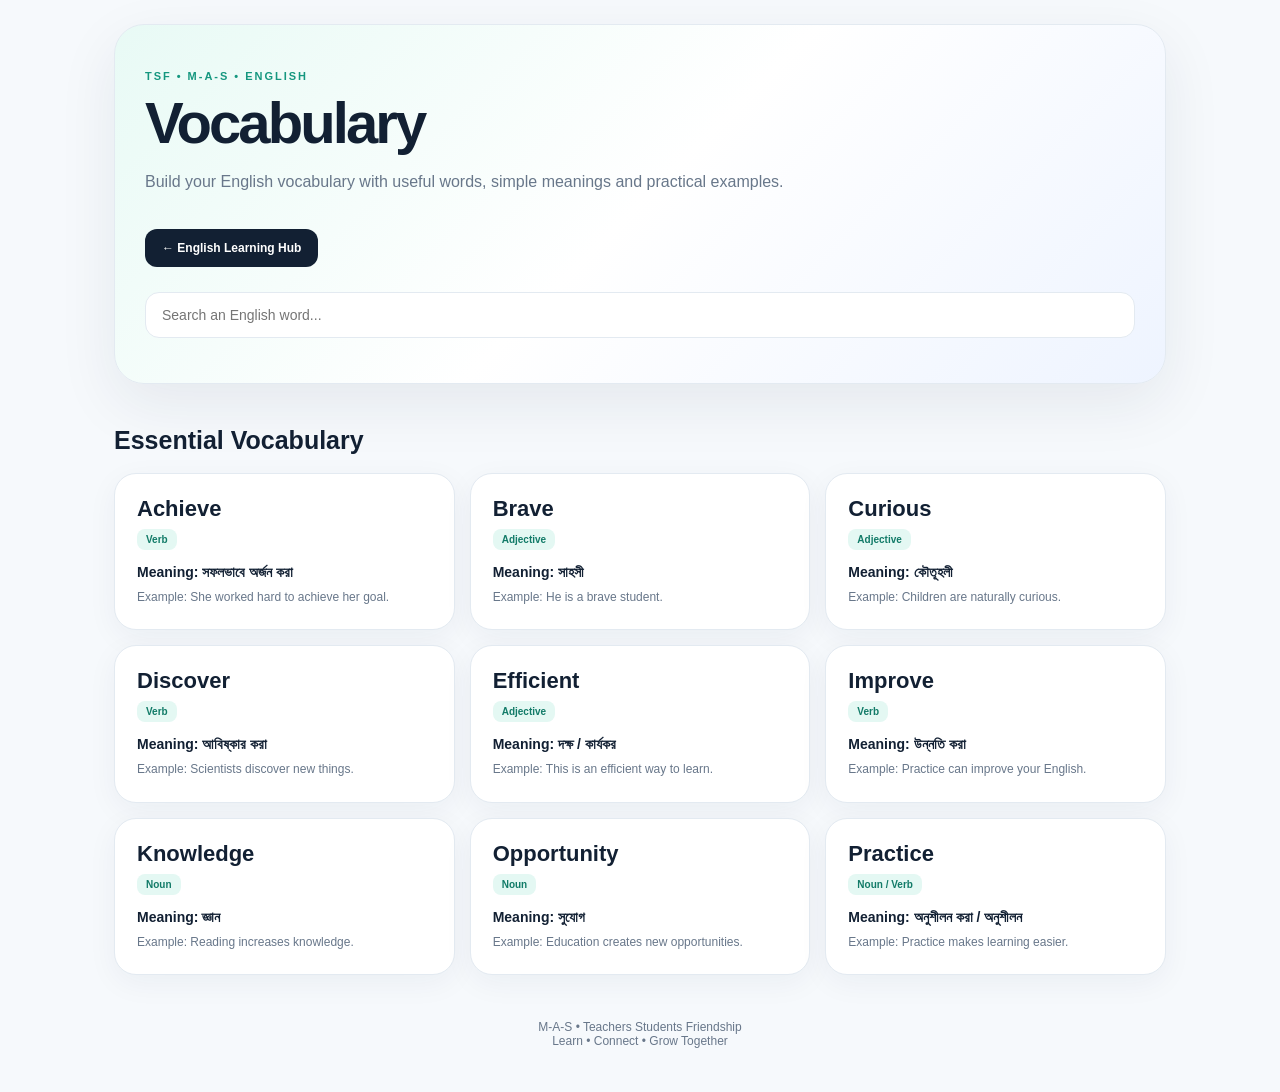
<file: english-vocabulary.html>
<!DOCTYPE html>
<html lang="en">
<head>
  <meta charset="UTF-8">
  <meta name="viewport" content="width=device-width, initial-scale=1.0">

  <title>English Vocabulary • TSF</title>

  <style>
    :root{
      --bg:#f6f9fc;
      --card:#ffffff;
      --text:#122033;
      --muted:#68778a;
      --primary:#15977f;
      --border:#e3eaf1;
    }

    *{
      box-sizing:border-box;
    }

    body{
      margin:0;
      font-family:Arial,Helvetica,sans-serif;
      background:var(--bg);
      color:var(--text);
    }

    .page{
      max-width:1100px;
      margin:auto;
      padding:24px;
    }

    .hero{
      padding:45px 30px;
      border-radius:30px;
      background:linear-gradient(135deg,#e8faf5,#ffffff,#eef4ff);
      border:1px solid var(--border);
      box-shadow:0 20px 60px rgba(20,40,70,.08);
    }

    .brand{
      color:var(--primary);
      font-size:11px;
      font-weight:900;
      letter-spacing:.18em;
    }

    h1{
      margin:12px 0 10px;
      font-size:clamp(35px,7vw,58px);
      line-height:1;
      letter-spacing:-.05em;
    }

    .hero p{
      max-width:650px;
      color:var(--muted);
      line-height:1.7;
    }

    .back{
      display:inline-block;
      margin-top:18px;
      padding:12px 17px;
      border-radius:12px;
      background:#122033;
      color:#fff;
      text-decoration:none;
      font-size:12px;
      font-weight:800;
    }

    .tools{
      display:flex;
      flex-wrap:wrap;
      gap:10px;
      margin-top:25px;
    }

    .search{
      flex:1;
      min-width:220px;
      padding:14px 16px;
      border:1px solid var(--border);
      border-radius:14px;
      outline:none;
      font-size:14px;
      background:white;
    }

    .search:focus{
      border-color:var(--primary);
    }

    .section-title{
      margin:42px 0 18px;
      font-size:25px;
    }

    .words{
      display:grid;
      grid-template-columns:repeat(3,1fr);
      gap:15px;
    }

    .word-card{
      background:var(--card);
      border:1px solid var(--border);
      border-radius:22px;
      padding:22px;
      box-shadow:0 8px 30px rgba(20,40,70,.05);
      transition:.2s;
    }

    .word-card:hover{
      transform:translateY(-4px);
      box-shadow:0 18px 40px rgba(20,40,70,.10);
    }

    .word{
      font-size:22px;
      font-weight:900;
      margin-bottom:7px;
    }

    .type{
      display:inline-block;
      padding:5px 9px;
      border-radius:8px;
      background:#e4f8f3;
      color:#127b68;
      font-size:10px;
      font-weight:800;
      margin-bottom:14px;
    }

    .meaning{
      font-size:14px;
      font-weight:800;
      margin-bottom:7px;
    }

    .example{
      color:var(--muted);
      font-size:12px;
      line-height:1.6;
    }

    .empty{
      display:none;
      text-align:center;
      padding:35px;
      color:var(--muted);
      background:white;
      border:1px solid var(--border);
      border-radius:20px;
    }

    footer{
      text-align:center;
      color:var(--muted);
      padding:45px 10px 20px;
      font-size:12px;
    }

    @media(max-width:850px){
      .words{
        grid-template-columns:repeat(2,1fr);
      }
    }

    @media(max-width:600px){
      .page{
        padding:15px;
      }

      .hero{
        padding:32px 21px;
        border-radius:24px;
      }

      .words{
        grid-template-columns:1fr;
      }
    }
  </style>
</head>

<body>

<div class="page">

  <section class="hero">

    <div class="brand">
      TSF • M-A-S • ENGLISH
    </div>

    <h1>Vocabulary</h1>

    <p>
      Build your English vocabulary with useful words,
      simple meanings and practical examples.
    </p>

    <a class="back" href="./english.html">
      ← English Learning Hub
    </a>

    <div class="tools">
      <input
        id="search"
        class="search"
        type="search"
        placeholder="Search an English word..."
      >
    </div>

  </section>


  <h2 class="section-title">
    Essential Vocabulary
  </h2>

  <div id="words" class="words">

    <div class="word-card" data-word="achieve">
      <div class="word">Achieve</div>
      <div class="type">Verb</div>
      <div class="meaning">Meaning: সফলভাবে অর্জন করা</div>
      <div class="example">
        Example: She worked hard to achieve her goal.
      </div>
    </div>


    <div class="word-card" data-word="brave">
      <div class="word">Brave</div>
      <div class="type">Adjective</div>
      <div class="meaning">Meaning: সাহসী</div>
      <div class="example">
        Example: He is a brave student.
      </div>
    </div>


    <div class="word-card" data-word="curious">
      <div class="word">Curious</div>
      <div class="type">Adjective</div>
      <div class="meaning">Meaning: কৌতূহলী</div>
      <div class="example">
        Example: Children are naturally curious.
      </div>
    </div>


    <div class="word-card" data-word="discover">
      <div class="word">Discover</div>
      <div class="type">Verb</div>
      <div class="meaning">Meaning: আবিষ্কার করা</div>
      <div class="example">
        Example: Scientists discover new things.
      </div>
    </div>


    <div class="word-card" data-word="efficient">
      <div class="word">Efficient</div>
      <div class="type">Adjective</div>
      <div class="meaning">Meaning: দক্ষ / কার্যকর</div>
      <div class="example">
        Example: This is an efficient way to learn.
      </div>
    </div>


    <div class="word-card" data-word="improve">
      <div class="word">Improve</div>
      <div class="type">Verb</div>
      <div class="meaning">Meaning: উন্নতি করা</div>
      <div class="example">
        Example: Practice can improve your English.
      </div>
    </div>


    <div class="word-card" data-word="knowledge">
      <div class="word">Knowledge</div>
      <div class="type">Noun</div>
      <div class="meaning">Meaning: জ্ঞান</div>
      <div class="example">
        Example: Reading increases knowledge.
      </div>
    </div>


    <div class="word-card" data-word="opportunity">
      <div class="word">Opportunity</div>
      <div class="type">Noun</div>
      <div class="meaning">Meaning: সুযোগ</div>
      <div class="example">
        Example: Education creates new opportunities.
      </div>
    </div>


    <div class="word-card" data-word="practice">
      <div class="word">Practice</div>
      <div class="type">Noun / Verb</div>
      <div class="meaning">Meaning: অনুশীলন করা / অনুশীলন</div>
      <div class="example">
        Example: Practice makes learning easier.
      </div>
    </div>

  </div>

  <div id="empty" class="empty">
    No vocabulary found.
  </div>


  <footer>
    M-A-S • Teachers Students Friendship<br>
    Learn • Connect • Grow Together
  </footer>

</div>


<script>
  const search = document.getElementById("search");
  const cards = [...document.querySelectorAll(".word-card")];
  const empty = document.getElementById("empty");

  search.addEventListener("input", function(){

    const query = this.value.trim().toLowerCase();
    let visible = 0;

    cards.forEach(card => {

      const word = card.dataset.word.toLowerCase();

      const match =
        query === "" ||
        word.includes(query);

      card.style.display = match ? "block" : "none";

      if(match){
        visible++;
      }

    });

    empty.style.display =
      visible === 0 ? "block" : "none";

  });
</script>

</body>
</html>
</file>
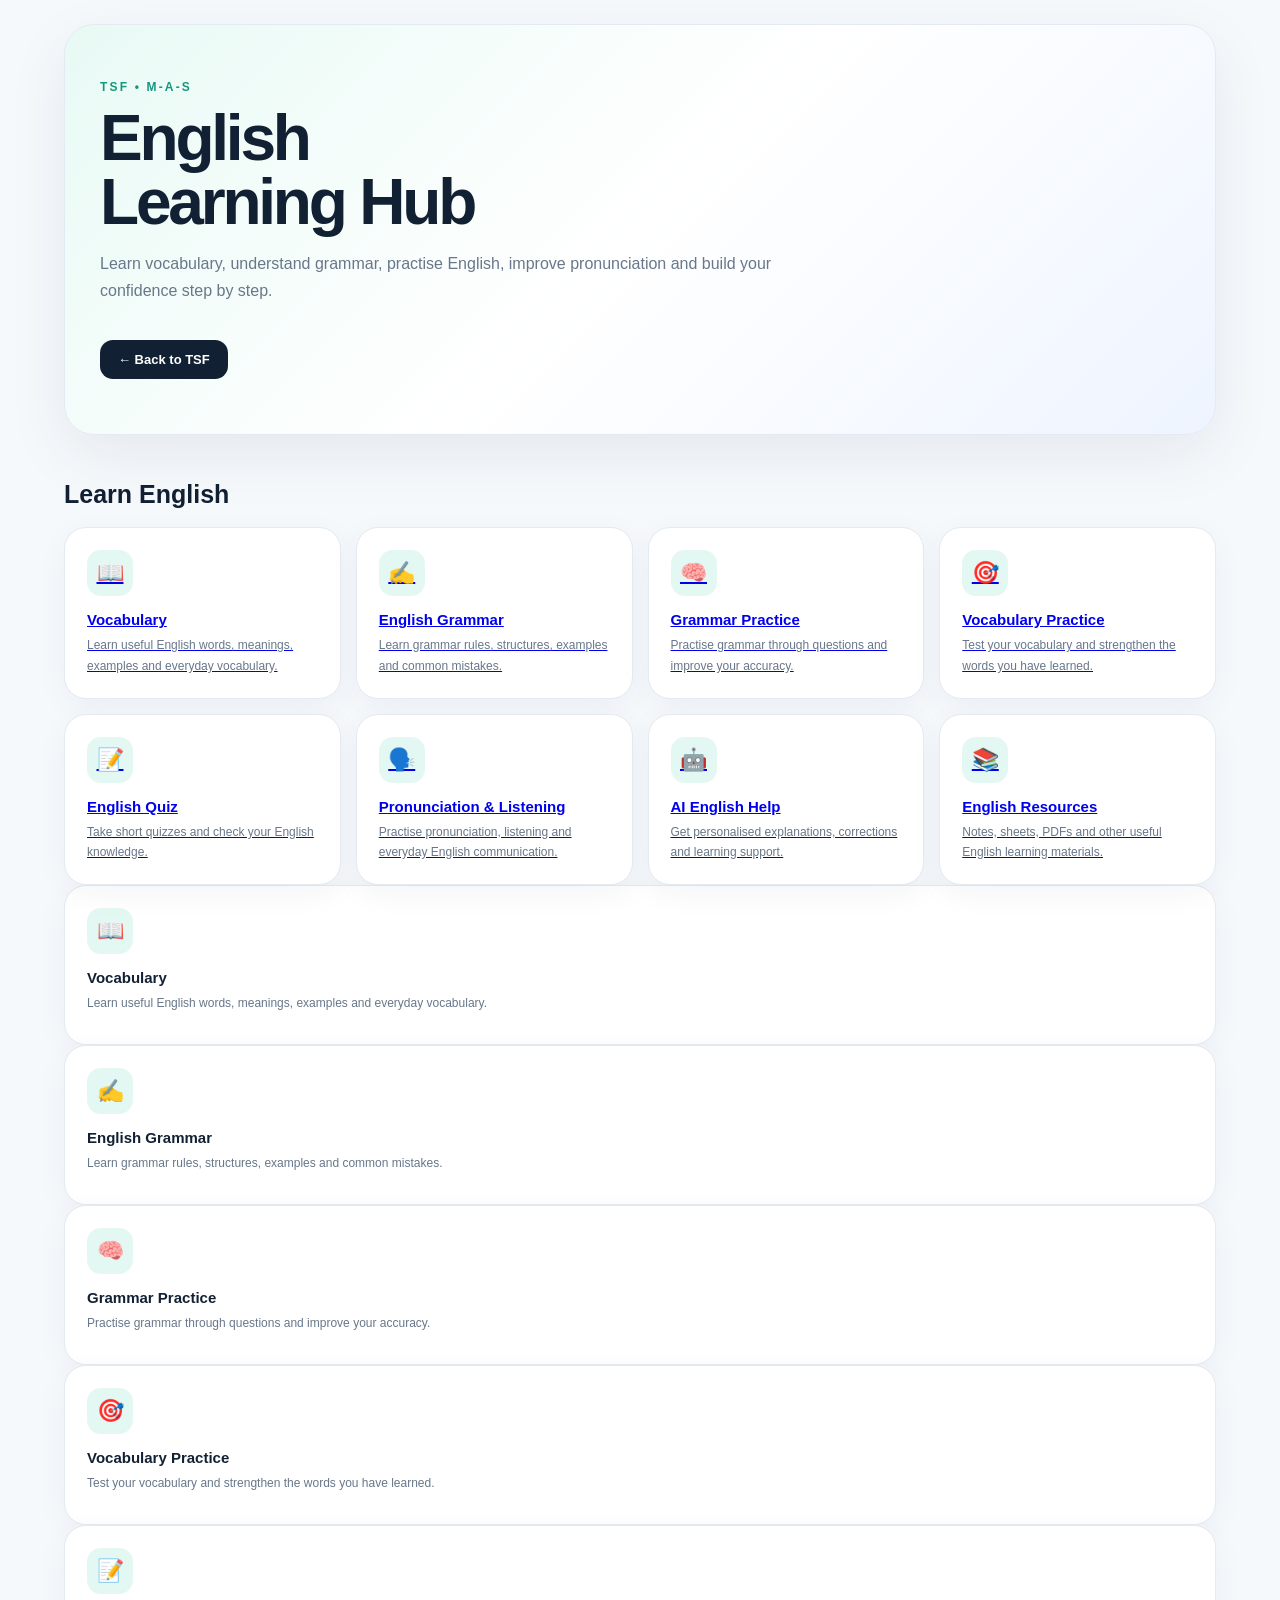
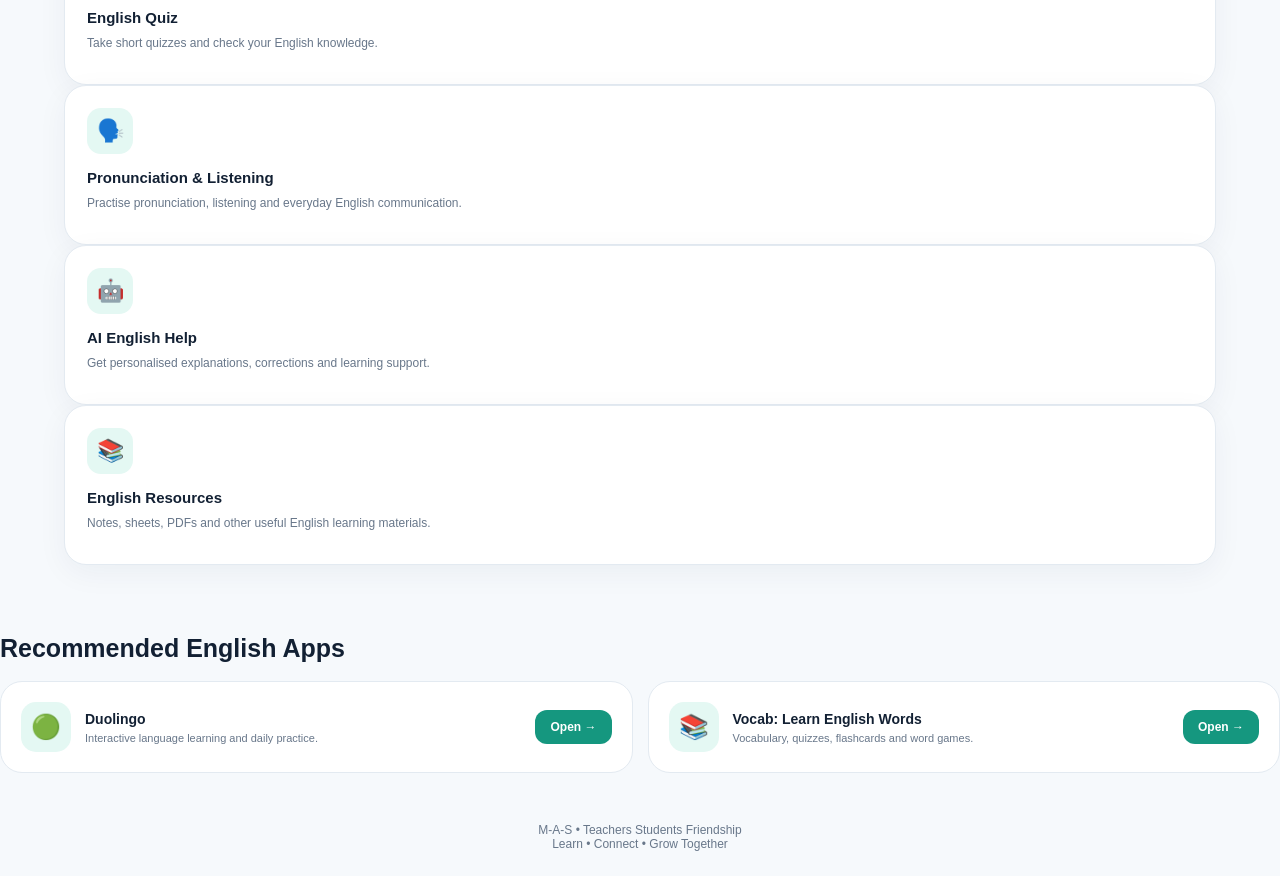
<file: english.html>
<!DOCTYPE html>
<html lang="en">
<head>
  <meta charset="UTF-8">
  <meta name="viewport" content="width=device-width, initial-scale=1.0">

  <title>English Learning Hub • TSF</title>

  <style>
    :root{
      --bg:#f6f9fc;
      --card:#ffffff;
      --text:#122033;
      --muted:#68778a;
      --primary:#15977f;
      --border:#e3eaf1;
    }

    *{
      box-sizing:border-box;
    }

    body{
      margin:0;
      font-family:Arial,Helvetica,sans-serif;
      background:var(--bg);
      color:var(--text);
    }

    .page{
      max-width:1200px;
      margin:auto;
      padding:24px;
    }

    .hero{
      position:relative;
      overflow:hidden;
      padding:55px 35px;
      border-radius:30px;
      background:linear-gradient(135deg,#e8faf5,#ffffff,#eef4ff);
      border:1px solid var(--border);
      box-shadow:0 20px 60px rgba(20,40,70,.08);
    }

    .brand{
      font-size:12px;
      font-weight:900;
      letter-spacing:.18em;
      color:var(--primary);
    }

    h1{
      margin:12px 0;
      font-size:clamp(36px,7vw,64px);
      line-height:1;
      letter-spacing:-.05em;
    }

    .hero p{
      max-width:680px;
      color:var(--muted);
      line-height:1.7;
      font-size:16px;
    }

    .back{
      display:inline-block;
      margin-top:20px;
      padding:12px 18px;
      border-radius:13px;
      background:#122033;
      color:#fff;
      text-decoration:none;
      font-weight:800;
      font-size:13px;
    }

    .section-title{
      margin:45px 0 18px;
      font-size:25px;
    }

    .grid{
      display:grid;
      grid-template-columns:repeat(4,1fr);
      gap:15px;
    }

    .card{
      padding:22px;
      min-height:160px;
      border-radius:22px;
      background:var(--card);
      border:1px solid var(--border);
      box-shadow:0 8px 30px rgba(20,40,70,.05);
      transition:.2s;
    }

    .card:hover{
      transform:translateY(-5px);
      box-shadow:0 18px 40px rgba(20,40,70,.10);
    }

    .icon{
      width:46px;
      height:46px;
      display:grid;
      place-items:center;
      border-radius:14px;
      background:#e4f8f3;
      font-size:22px;
      margin-bottom:15px;
    }

    .card strong{
      display:block;
      font-size:15px;
      margin-bottom:7px;
    }

    .card span{
      color:var(--muted);
      font-size:12px;
      line-height:1.6;
    }

    .apps{
      display:grid;
      grid-template-columns:repeat(2,1fr);
      gap:15px;
    }

    .app{
      display:flex;
      align-items:center;
      justify-content:space-between;
      gap:15px;
      padding:20px;
      background:var(--card);
      border:1px solid var(--border);
      border-radius:22px;
    }

    .app-info{
      display:flex;
      align-items:center;
      gap:14px;
    }

    .app-icon{
      width:50px;
      height:50px;
      display:grid;
      place-items:center;
      border-radius:15px;
      background:#e4f8f3;
      font-size:24px;
    }

    .app-info strong{
      display:block;
      font-size:14px;
    }

    .app-info small{
      display:block;
      margin-top:5px;
      color:var(--muted);
      font-size:11px;
    }

    .open{
      padding:10px 15px;
      border-radius:12px;
      background:var(--primary);
      color:white;
      text-decoration:none;
      font-size:12px;
      font-weight:800;
      white-space:nowrap;
    }

    footer{
      text-align:center;
      color:var(--muted);
      padding:50px 10px 25px;
      font-size:12px;
    }

    @media(max-width:850px){
      .grid{
        grid-template-columns:repeat(2,1fr);
      }
    }

    @media(max-width:600px){
      .page{
        padding:15px;
      }

      .hero{
        padding:35px 22px;
        border-radius:24px;
      }

      .grid,
      .apps{
        grid-template-columns:1fr;
      }

      .app{
        align-items:flex-start;
      }
    }
  </style>
</head>

<body>

<div class="page">

  <section class="hero">

    <div class="brand">
      TSF • M-A-S
    </div>

    <h1>
      English<br>
      Learning Hub
    </h1>

    <p>
      Learn vocabulary, understand grammar, practise English,
      improve pronunciation and build your confidence step by step.
    </p>

    <a class="back" href="./index.html">
      ← Back to TSF
    </a>

  </section>


  <h2 class="section-title">
    Learn English
  </h2>

  <div class="grid">

  <a class="card" href="./english-vocabulary.html">
    <div class="icon">📖</div>
    <strong>Vocabulary</strong>
    <span>Learn useful English words, meanings, examples and everyday vocabulary.</span>
  </a>

  <a class="card" href="./english-grammar.html">
    <div class="icon">✍️</div>
    <strong>English Grammar</strong>
    <span>Learn grammar rules, structures, examples and common mistakes.</span>
  </a>

  <a class="card" href="./english-grammar-practice.html">
    <div class="icon">🧠</div>
    <strong>Grammar Practice</strong>
    <span>Practise grammar through questions and improve your accuracy.</span>
  </a>

  <a class="card" href="./english-vocabulary-practice.html">
    <div class="icon">🎯</div>
    <strong>Vocabulary Practice</strong>
    <span>Test your vocabulary and strengthen the words you have learned.</span>
  </a>

  <a class="card" href="./english-quiz.html">
    <div class="icon">📝</div>
    <strong>English Quiz</strong>
    <span>Take short quizzes and check your English knowledge.</span>
  </a>

  <a class="card" href="./english-pronunciation.html">
    <div class="icon">🗣️</div>
    <strong>Pronunciation & Listening</strong>
    <span>Practise pronunciation, listening and everyday English communication.</span>
  </a>

  <a class="card" href="./english-ai.html">
    <div class="icon">🤖</div>
    <strong>AI English Help</strong>
    <span>Get personalised explanations, corrections and learning support.</span>
  </a>

  <a class="card" href="./english-resources.html">
    <div class="icon">📚</div>
    <strong>English Resources</strong>
    <span>Notes, sheets, PDFs and other useful English learning materials.</span>
  </a>

</div>

    <div class="card">
      <div class="icon">📖</div>
      <strong>Vocabulary</strong>
      <span>
        Learn useful English words, meanings, examples and everyday vocabulary.
      </span>
    </div>

    <div class="card">
      <div class="icon">✍️</div>
      <strong>English Grammar</strong>
      <span>
        Learn grammar rules, structures, examples and common mistakes.
      </span>
    </div>

    <div class="card">
      <div class="icon">🧠</div>
      <strong>Grammar Practice</strong>
      <span>
        Practise grammar through questions and improve your accuracy.
      </span>
    </div>

    <div class="card">
      <div class="icon">🎯</div>
      <strong>Vocabulary Practice</strong>
      <span>
        Test your vocabulary and strengthen the words you have learned.
      </span>
    </div>

    <div class="card">
      <div class="icon">📝</div>
      <strong>English Quiz</strong>
      <span>
        Take short quizzes and check your English knowledge.
      </span>
    </div>

    <div class="card">
      <div class="icon">🗣️</div>
      <strong>Pronunciation & Listening</strong>
      <span>
        Practise pronunciation, listening and everyday English communication.
      </span>
    </div>

    <div class="card">
      <div class="icon">🤖</div>
      <strong>AI English Help</strong>
      <span>
        Get personalised explanations, corrections and learning support.
      </span>
    </div>

    <div class="card">
      <div class="icon">📚</div>
      <strong>English Resources</strong>
      <span>
        Notes, sheets, PDFs and other useful English learning materials.
      </span>
    </div>

  </div>


  <h2 class="section-title">
    Recommended English Apps
  </h2>

  <div class="apps">

    <div class="app">

      <div class="app-info">

        <div class="app-icon">
          🟢
        </div>

        <div>
          <strong>Duolingo</strong>

          <small>
            Interactive language learning and daily practice.
          </small>
        </div>

      </div>

      <a
        class="open"
        href="https://en.duolingo.com/"
        target="_blank"
        rel="noopener noreferrer"
      >
        Open →
      </a>

    </div>


    <div class="app">

      <div class="app-info">

        <div class="app-icon">
          📚
        </div>

        <div>
          <strong>Vocab: Learn English Words</strong>

          <small>
            Vocabulary, quizzes, flashcards and word games.
          </small>
        </div>

      </div>

      <a
        class="open"
        href="https://play.google.com/store/apps/details?id=com.word.vocabulary.vocab"
        target="_blank"
        rel="noopener noreferrer"
      >
        Open →
      </a>

    </div>

  </div>


  <footer>
    M-A-S • Teachers Students Friendship<br>
    Learn • Connect • Grow Together
  </footer>

</div>

</body>
</html>
</file>
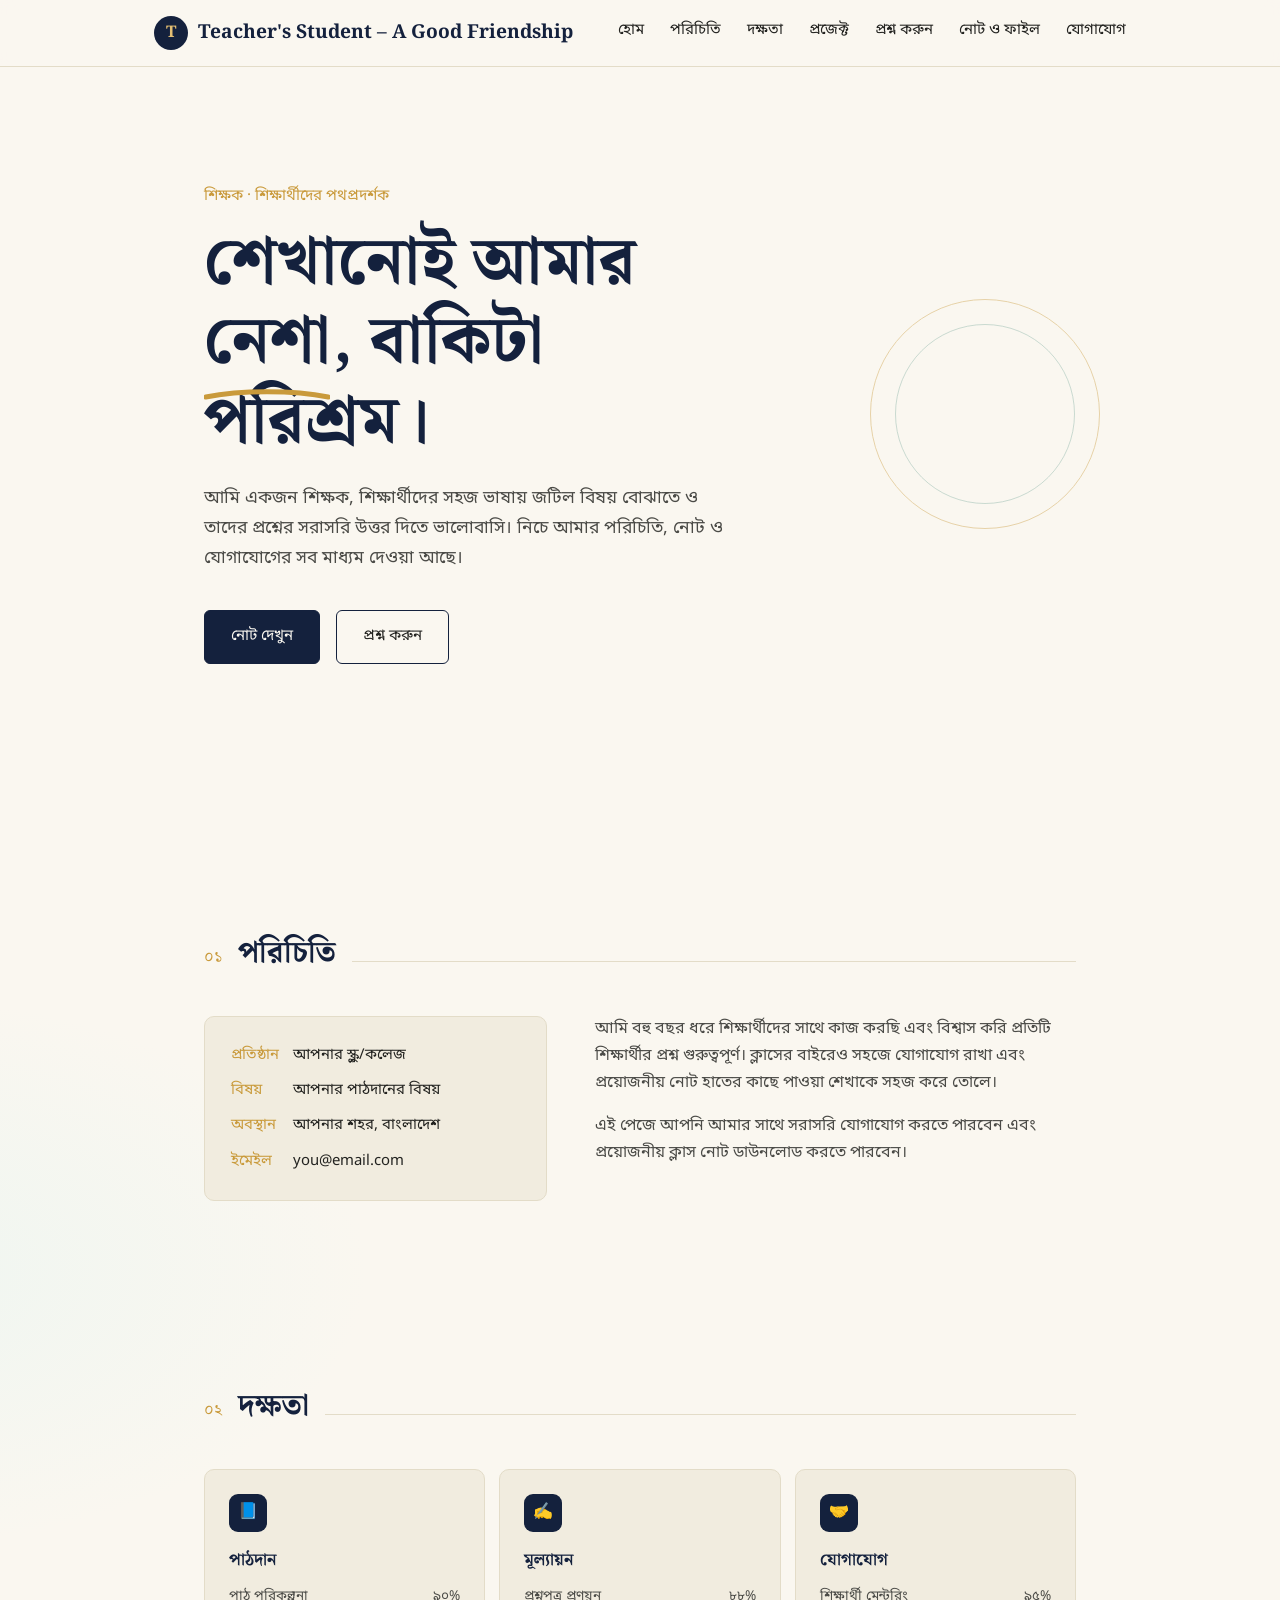
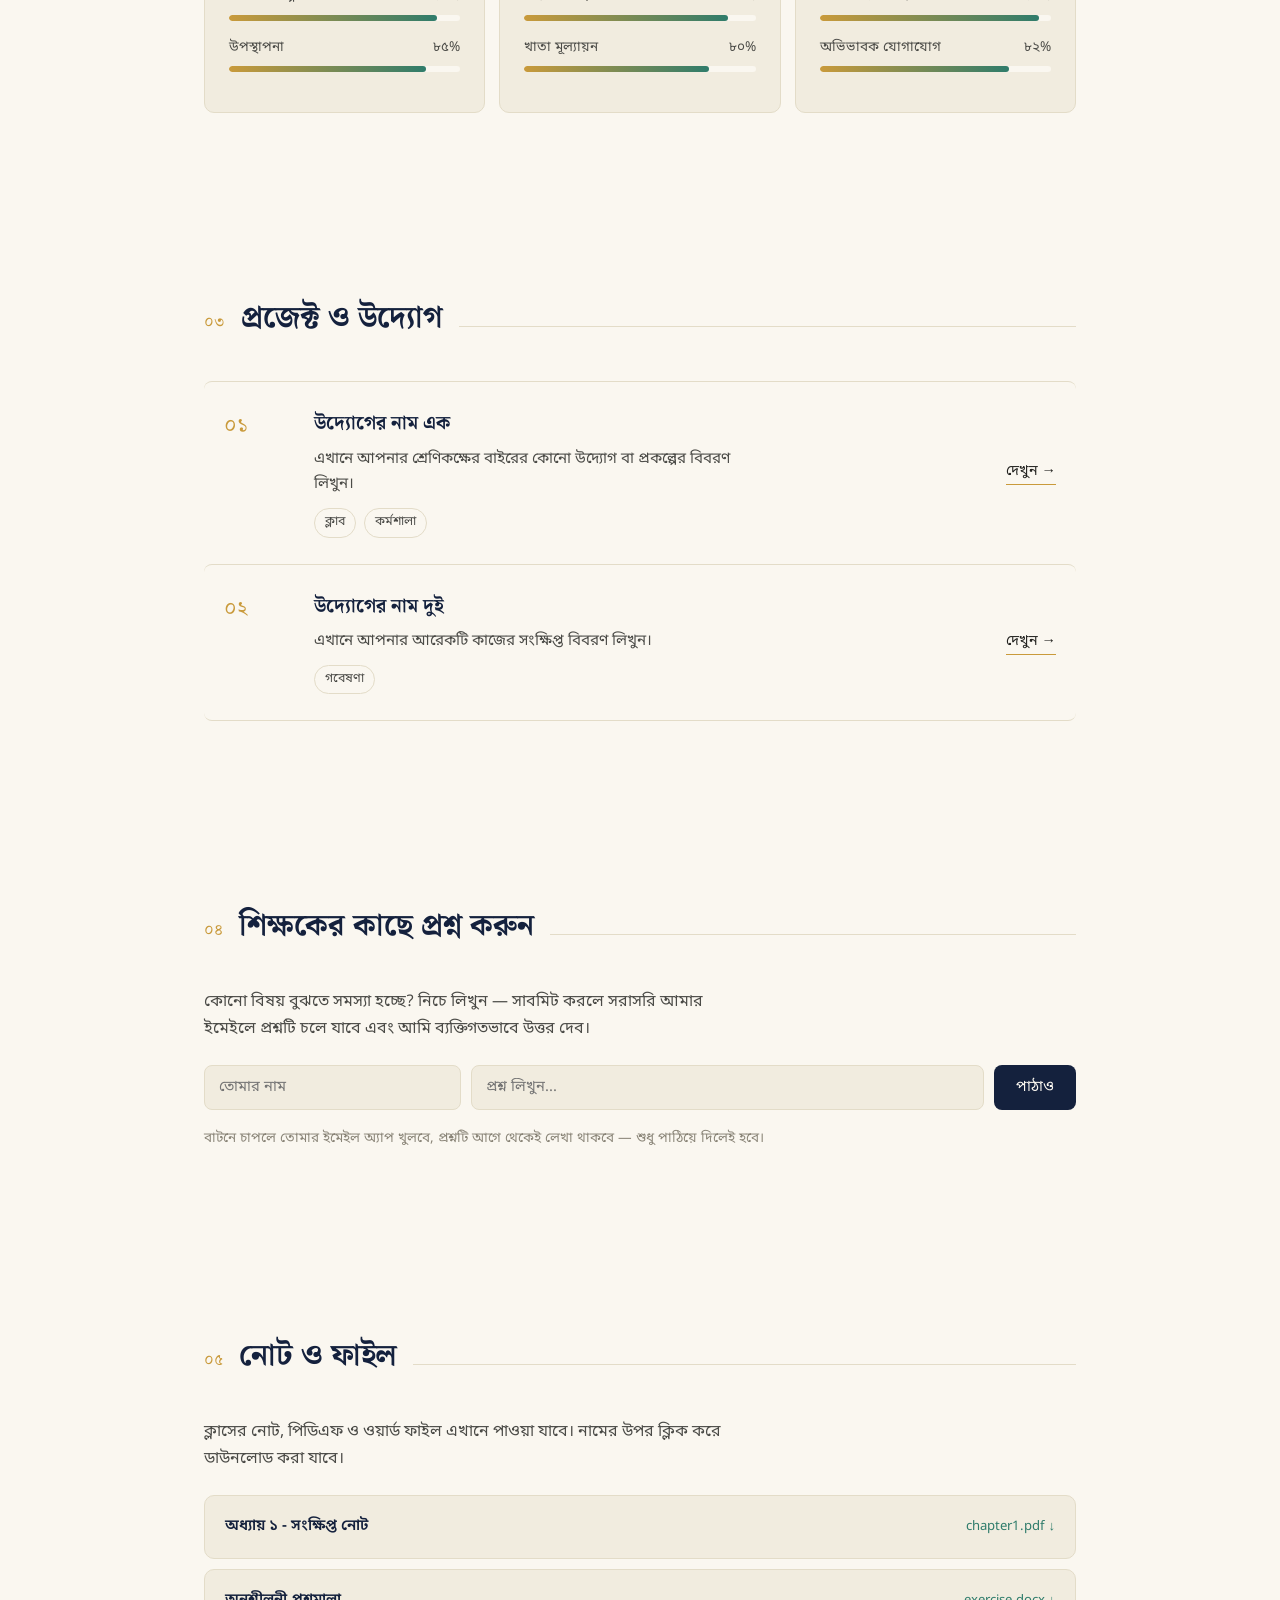
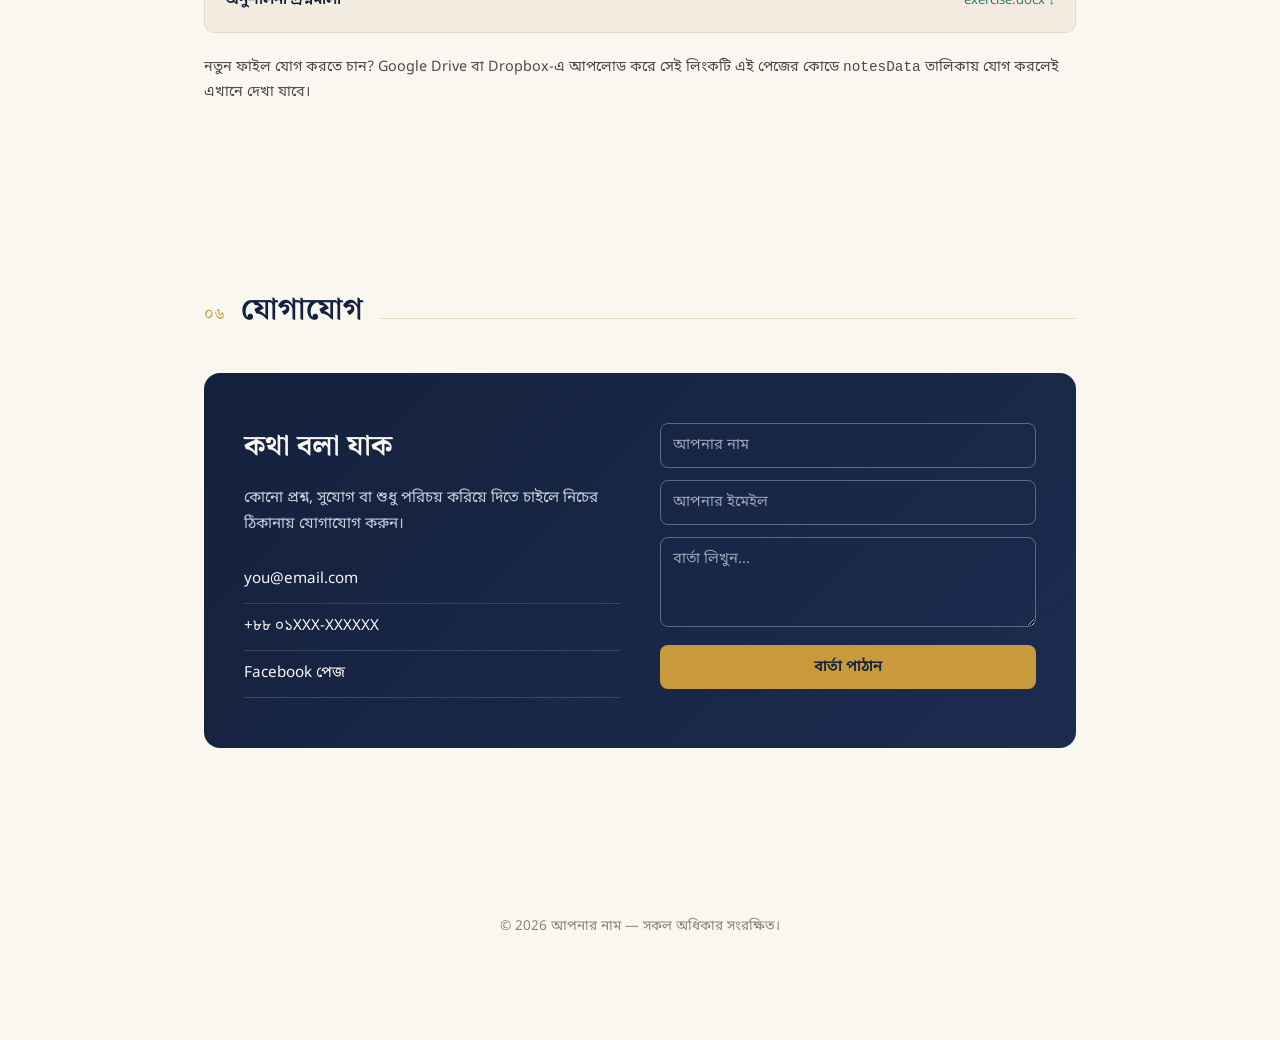
<file: portfolio.html>
<!DOCTYPE html>
<html lang="bn">
<head>
<meta charset="UTF-8">
<meta name="viewport" content="width=device-width, initial-scale=1.0, viewport-fit=cover">
<title>Teacher's Student – A Good Friendship</title>
<meta name="theme-color" content="#14213D">
<meta name="apple-mobile-web-app-capable" content="yes">
<meta name="apple-mobile-web-app-status-bar-style" content="black-translucent">
<meta name="mobile-web-app-capable" content="yes">
<link id="manifestLink" rel="manifest" href="">
<link id="touchIcon" rel="apple-touch-icon" href="">
<link id="favicon" rel="icon" href="">
<link rel="preconnect" href="https://fonts.googleapis.com">
<link href="https://fonts.googleapis.com/css2?family=Noto+Serif+Bengali:wght@500;700&family=Noto+Sans+Bengali:wght@400;500;600;700&display=swap" rel="stylesheet">
<style>
  :root{
    --navy:#14213D; --navy-2:#1B2C4F;
    --paper:#FAF7F0; --paper-2:#F1ECDF;
    --gold:#C99A3B; --gold-l:#E3BE73;
    --teal:#2F7C6B;
    --ink:#232320; --line:#E3DCC8;
  }
  *{box-sizing:border-box;margin:0;padding:0;-webkit-tap-highlight-color:transparent;}
  html{scroll-behavior:smooth;}
  body{
    font-family:'Noto Sans Bengali','Noto Sans',sans-serif;
    background:
      radial-gradient(1100px 500px at 100% -10%, #FFF7E8 0%, transparent 60%),
      radial-gradient(900px 500px at -10% 30%, #EFF6F1 0%, transparent 55%),
      var(--paper);
    color:var(--ink); line-height:1.7; overflow-x:hidden;
    padding-bottom:0;
  }
  h1,h2,h3{font-family:'Noto Serif Bengali','Noto Serif',serif;font-weight:700;color:var(--navy);}
  a{color:inherit;text-decoration:none;}
  img{max-width:100%;}
  ::selection{background:var(--gold-l);color:var(--navy);}

  /* Top nav (desktop) */
  header{
    position:fixed;top:0;left:0;right:0;z-index:100;
    background:rgba(250,247,240,0.9); backdrop-filter:blur(8px);
    border-bottom:1px solid var(--line);
  }
  nav{max-width:1020px;margin:0 auto;padding:16px 24px;display:flex;justify-content:space-between;align-items:center;}
  .logo{font-family:'Noto Serif Bengali',serif;font-size:1.2rem;font-weight:700;color:var(--navy);display:flex;align-items:center;gap:10px;}
  .logo-badge{width:34px;height:34px;border-radius:50%;background:var(--navy);color:var(--gold-l);display:flex;align-items:center;justify-content:center;font-size:1rem;font-weight:700;}
  .navlinks{display:flex;gap:26px;font-size:0.94rem;align-items:center;}
  .navlinks a{position:relative;padding-bottom:4px;}
  .navlinks a::after{content:"";position:absolute;left:0;bottom:0;width:0;height:2px;background:var(--gold);transition:width .25s ease;}
  .navlinks a:hover::after,.navlinks a.active::after{width:100%;}
  .install-btn{
    display:flex;align-items:center;gap:6px;padding:8px 16px;background:var(--teal);color:#fff;
    border-radius:20px;font-size:0.85rem;border:none;cursor:pointer;font-family:inherit;
  }
  .menu-btn{display:none;background:none;border:none;font-size:1.6rem;color:var(--navy);cursor:pointer;}

  @media(max-width:760px){
    .navlinks{
      position:fixed;top:64px;right:0;left:0;background:var(--paper);
      flex-direction:column;align-items:flex-start;gap:0;border-bottom:1px solid var(--line);
      max-height:0;overflow:hidden;transition:max-height .3s ease;
    }
    .navlinks.open{max-height:400px;}
    .navlinks a{padding:14px 24px;border-top:1px solid var(--line);width:100%;}
    .install-btn{margin:14px 24px;}
    .menu-btn{display:block;}
  }

  section{padding:100px 24px 80px;max-width:920px;margin:0 auto;scroll-margin-top:70px;}

  /* Hero */
  #home{min-height:92vh;display:flex;flex-direction:column;justify-content:center;max-width:920px;position:relative;}
  .eyebrow{color:var(--gold);font-size:0.95rem;margin-bottom:14px;opacity:0;animation:fadeUp .7s .1s ease forwards;}
  #home h1{font-size:clamp(2.5rem,7.5vw,4.2rem);line-height:1.18;max-width:12ch;position:relative;opacity:0;animation:fadeUp .7s .25s ease forwards;}
  .underline-mark{position:relative;white-space:nowrap;}
  .underline-mark svg{position:absolute;left:0;bottom:-6px;width:100%;height:14px;}
  .underline-mark path{stroke:var(--gold);stroke-width:5;fill:none;stroke-linecap:round;stroke-dasharray:400;stroke-dashoffset:400;animation:draw 1s .9s ease forwards;}
  #home p.lede{margin-top:22px;max-width:54ch;font-size:1.1rem;color:#4B4B47;opacity:0;animation:fadeUp .7s .4s ease forwards;}
  .cta-row{margin-top:36px;display:flex;gap:16px;flex-wrap:wrap;opacity:0;animation:fadeUp .7s .55s ease forwards;}
  .btn{display:inline-block;padding:13px 26px;border-radius:6px;font-size:0.95rem;border:1.5px solid var(--navy);transition:background .2s,color .2s,transform .2s;}
  .btn.primary{background:var(--navy);color:var(--paper);}
  .btn.primary:hover{background:var(--gold);border-color:var(--gold);color:var(--navy);transform:translateY(-2px);}
  .btn.ghost:hover{background:var(--navy);color:var(--paper);transform:translateY(-2px);}
  @keyframes fadeUp{from{opacity:0;transform:translateY(14px);}to{opacity:1;transform:translateY(0);}}
  @keyframes draw{to{stroke-dashoffset:0;}}

  .hero-mark{position:absolute;right:0;top:50%;transform:translateY(-50%);width:230px;height:230px;border:1.5px solid var(--gold);border-radius:50%;opacity:0.4;}
  .hero-mark::before{content:"";position:absolute;inset:24px;border:1px solid var(--teal);border-radius:50%;opacity:0.6;}
  @media(max-width:840px){.hero-mark{display:none;}}

  .sec-head{display:flex;align-items:baseline;gap:16px;margin-bottom:36px;}
  .sec-head h2{font-size:1.9rem;}
  .sec-head .num{color:var(--gold);font-size:1rem;font-family:'Noto Serif Bengali',serif;}
  .sec-head::after{content:"";flex:1;height:1px;background:var(--line);}

  #about .about-grid{display:grid;grid-template-columns:1fr 1.4fr;gap:48px;align-items:start;}
  @media(max-width:680px){#about .about-grid{grid-template-columns:1fr;}}
  .about-card{background:var(--paper-2);border:1px solid var(--line);border-radius:10px;padding:26px;}
  .about-card dl{display:grid;grid-template-columns:auto 1fr;gap:10px 14px;font-size:0.93rem;}
  .about-card dt{color:var(--gold);}
  #about p{color:#4B4B47;margin-bottom:16px;}

  .skills-grid{display:grid;grid-template-columns:repeat(auto-fit,minmax(220px,1fr));gap:14px;}
  .skill-cell{background:var(--paper-2);border:1px solid var(--line);border-radius:10px;padding:24px;transition:transform .2s,box-shadow .2s;}
  .skill-cell:hover{transform:translateY(-4px);box-shadow:0 12px 24px -12px rgba(20,33,61,0.25);}
  .skill-cell .icon{width:38px;height:38px;border-radius:9px;background:var(--navy);color:var(--gold-l);display:flex;align-items:center;justify-content:center;margin-bottom:14px;}
  .skill-cell h3{font-size:1.05rem;margin-bottom:12px;}
  .bar-row{display:flex;justify-content:space-between;font-size:0.85rem;margin-bottom:6px;color:#4B4B47;}
  .bar-track{height:6px;border-radius:4px;background:var(--paper);margin-bottom:16px;overflow:hidden;}
  .bar-fill{height:100%;background:linear-gradient(90deg,var(--gold),var(--teal));border-radius:4px;width:0;transition:width 1.2s ease;}

  .proj-list{display:flex;flex-direction:column;}
  .proj-item{display:grid;grid-template-columns:70px 1fr auto;gap:20px;align-items:start;padding:26px 20px;border-top:1px solid var(--line);border-radius:8px;transition:background .2s;}
  .proj-item:hover{background:var(--paper-2);}
  .proj-list .proj-item:last-child{border-bottom:1px solid var(--line);}
  .proj-item .idx{font-family:'Noto Serif Bengali',serif;color:var(--gold);font-size:1.3rem;}
  .proj-item h3{font-size:1.2rem;margin-bottom:6px;}
  .proj-item p{color:#4B4B47;font-size:0.95rem;max-width:50ch;}
  .proj-item .tags{margin-top:10px;display:flex;gap:8px;flex-wrap:wrap;}
  .tag{font-size:0.78rem;border:1px solid var(--line);padding:3px 10px;color:#4B4B47;border-radius:20px;}
  .proj-item .link{align-self:center;font-size:0.9rem;border-bottom:1px solid var(--gold);white-space:nowrap;}
  @media(max-width:600px){.proj-item{grid-template-columns:40px 1fr;padding:22px 14px;}.proj-item .link{grid-column:2;margin-top:8px;}}

  /* Ask */
  .qa-form{display:grid;grid-template-columns:1fr 2fr auto;gap:10px;margin-bottom:18px;}
  .qa-form input{padding:12px 14px;border:1px solid var(--line);background:var(--paper-2);border-radius:8px;font-family:inherit;font-size:0.92rem;color:var(--ink);}
  .qa-form button{padding:12px 22px;background:var(--navy);color:var(--paper);border:none;border-radius:8px;font-family:inherit;font-size:0.92rem;cursor:pointer;white-space:nowrap;transition:background .2s;}
  .qa-form button:hover{background:var(--gold);color:var(--navy);}
  @media(max-width:680px){.qa-form{grid-template-columns:1fr;}}
  .qa-note{font-size:0.85rem;color:#8A8578;}

  /* Notes */
  .notes-list{display:flex;flex-direction:column;gap:10px;}
  .note-row{display:flex;justify-content:space-between;align-items:center;gap:12px;padding:18px 20px;border:1px solid var(--line);border-radius:10px;background:var(--paper-2);font-size:0.95rem;transition:transform .2s,box-shadow .2s;}
  .note-row:hover{transform:translateY(-2px);box-shadow:0 10px 20px -12px rgba(20,33,61,0.25);}
  .note-row .note-title{color:var(--navy);font-weight:600;}
  .note-file{font-size:0.82rem;color:var(--teal);white-space:nowrap;}
  .notes-cta{margin-top:22px;font-size:0.9rem;color:#4B4B47;}

  #contact{padding-bottom:140px;}
  .contact-box{background:linear-gradient(135deg,var(--navy),var(--navy-2));color:var(--paper);padding:50px 40px;border-radius:16px;display:grid;grid-template-columns:1fr 1fr;gap:40px;}
  @media(max-width:680px){.contact-box{grid-template-columns:1fr;padding:36px 24px;}}
  .contact-box h2{color:var(--paper);font-size:1.8rem;margin-bottom:14px;}
  .contact-box p{color:#C9CEDA;margin-bottom:20px;font-size:0.95rem;}
  .contact-links a{display:block;padding:10px 0;border-bottom:1px solid rgba(255,255,255,0.15);font-size:0.95rem;}
  .contact-links a:hover{color:var(--gold);}
  form.msgform{display:flex;flex-direction:column;gap:12px;}
  form.msgform input,form.msgform textarea{background:transparent;border:1px solid rgba(255,255,255,0.3);border-radius:8px;color:var(--paper);padding:12px;font-family:inherit;font-size:0.92rem;}
  form.msgform input::placeholder,form.msgform textarea::placeholder{color:#9AA2B5;}
  form.msgform textarea{resize:vertical;min-height:90px;}
  form.msgform button{margin-top:6px;padding:12px;background:var(--gold);color:var(--navy);border:none;border-radius:8px;font-weight:600;cursor:pointer;font-family:inherit;font-size:0.95rem;}
  form.msgform button:hover{background:var(--gold-l);}

  footer{text-align:center;padding:28px 24px 100px;font-size:0.85rem;color:#8A8578;}

  /* Bottom app dock (mobile) */
  .dock{
    display:none;position:fixed;bottom:0;left:0;right:0;z-index:100;
    background:rgba(250,247,240,0.96);backdrop-filter:blur(10px);
    border-top:1px solid var(--line);
    padding:8px 6px calc(8px + env(safe-area-inset-bottom));
    justify-content:space-around;align-items:center;
  }
  .dock a{display:flex;flex-direction:column;align-items:center;gap:3px;font-size:0.68rem;color:#8A8578;padding:4px 6px;border-radius:10px;}
  .dock a svg{width:21px;height:21px;stroke:#8A8578;fill:none;stroke-width:1.8;}
  .dock a.active{color:var(--navy);}
  .dock a.active svg{stroke:var(--gold);}
  @media(max-width:760px){.dock{display:flex;} footer{padding-bottom:120px;}}

  :focus-visible{outline:2px solid var(--gold);outline-offset:2px;}
  @media(prefers-reduced-motion:reduce){*{animation:none!important;transition:none!important;scroll-behavior:auto!important;}#home *{opacity:1!important;}}
</style>
</head>
<body>

<header>
  <nav>
    <div class="logo"><span class="logo-badge" id="logoBadge">T</span>Teacher's Student – A Good Friendship</div>
    <button class="menu-btn" id="menuBtn" aria-label="মেনু খুলুন">☰</button>
    <div class="navlinks" id="navLinks">
      <a href="#home">হোম</a>
      <a href="#about">পরিচিতি</a>
      <a href="#skills">দক্ষতা</a>
      <a href="#projects">প্রজেক্ট</a>
      <a href="#ask">প্রশ্ন করুন</a>
      <a href="#notes">নোট ও ফাইল</a>
      <a href="#contact">যোগাযোগ</a>
      <button class="install-btn" id="installBtn" style="display:none;">📲 হোমস্ক্রিনে যোগ করুন</button>
    </div>
  </nav>
</header>

<section id="home">
  <div class="hero-mark"></div>
  <p class="eyebrow">শিক্ষক · শিক্ষার্থীদের পথপ্রদর্শক</p>
  <h1>শেখানোই আমার <span class="underline-mark">নেশা<svg viewBox="0 0 140 14" preserveAspectRatio="none"><path d="M2,9 C40,2 100,2 138,9"/></svg></span>, বাকিটা পরিশ্রম।</h1>
  <p class="lede">আমি একজন শিক্ষক, শিক্ষার্থীদের সহজ ভাষায় জটিল বিষয় বোঝাতে ও তাদের প্রশ্নের সরাসরি উত্তর দিতে ভালোবাসি। নিচে আমার পরিচিতি, নোট ও যোগাযোগের সব মাধ্যম দেওয়া আছে।</p>
  <div class="cta-row">
    <a href="#notes" class="btn primary">নোট দেখুন</a>
    <a href="#ask" class="btn ghost">প্রশ্ন করুন</a>
  </div>
</section>

<section id="about">
  <div class="sec-head"><span class="num">০১</span><h2>পরিচিতি</h2></div>
  <div class="about-grid">
    <div class="about-card">
      <dl>
        <dt>প্রতিষ্ঠান</dt><dd>আপনার স্কুল/কলেজ</dd>
        <dt>বিষয়</dt><dd>আপনার পাঠদানের বিষয়</dd>
        <dt>অবস্থান</dt><dd>আপনার শহর, বাংলাদেশ</dd>
        <dt>ইমেইল</dt><dd>you@email.com</dd>
      </dl>
    </div>
    <div>
      <p>আমি বহু বছর ধরে শিক্ষার্থীদের সাথে কাজ করছি এবং বিশ্বাস করি প্রতিটি শিক্ষার্থীর প্রশ্ন গুরুত্বপূর্ণ। ক্লাসের বাইরেও সহজে যোগাযোগ রাখা এবং প্রয়োজনীয় নোট হাতের কাছে পাওয়া শেখাকে সহজ করে তোলে।</p>
      <p>এই পেজে আপনি আমার সাথে সরাসরি যোগাযোগ করতে পারবেন এবং প্রয়োজনীয় ক্লাস নোট ডাউনলোড করতে পারবেন।</p>
    </div>
  </div>
</section>

<section id="skills">
  <div class="sec-head"><span class="num">০২</span><h2>দক্ষতা</h2></div>
  <div class="skills-grid">
    <div class="skill-cell">
      <div class="icon">📘</div>
      <h3>পাঠদান</h3>
      <div class="bar-row"><span>পাঠ পরিকল্পনা</span><span>৯০%</span></div>
      <div class="bar-track"><div class="bar-fill" data-w="90"></div></div>
      <div class="bar-row"><span>উপস্থাপনা</span><span>৮৫%</span></div>
      <div class="bar-track"><div class="bar-fill" data-w="85"></div></div>
    </div>
    <div class="skill-cell">
      <div class="icon">✍️</div>
      <h3>মূল্যায়ন</h3>
      <div class="bar-row"><span>প্রশ্নপত্র প্রণয়ন</span><span>৮৮%</span></div>
      <div class="bar-track"><div class="bar-fill" data-w="88"></div></div>
      <div class="bar-row"><span>খাতা মূল্যায়ন</span><span>৮০%</span></div>
      <div class="bar-track"><div class="bar-fill" data-w="80"></div></div>
    </div>
    <div class="skill-cell">
      <div class="icon">🤝</div>
      <h3>যোগাযোগ</h3>
      <div class="bar-row"><span>শিক্ষার্থী মেন্টরিং</span><span>৯৫%</span></div>
      <div class="bar-track"><div class="bar-fill" data-w="95"></div></div>
      <div class="bar-row"><span>অভিভাবক যোগাযোগ</span><span>৮২%</span></div>
      <div class="bar-track"><div class="bar-fill" data-w="82"></div></div>
    </div>
  </div>
</section>

<section id="projects">
  <div class="sec-head"><span class="num">০৩</span><h2>প্রজেক্ট ও উদ্যোগ</h2></div>
  <div class="proj-list">
    <div class="proj-item">
      <span class="idx">০১</span>
      <div>
        <h3>উদ্যোগের নাম এক</h3>
        <p>এখানে আপনার শ্রেণিকক্ষের বাইরের কোনো উদ্যোগ বা প্রকল্পের বিবরণ লিখুন।</p>
        <div class="tags"><span class="tag">ক্লাব</span><span class="tag">কর্মশালা</span></div>
      </div>
      <a href="#" class="link">দেখুন →</a>
    </div>
    <div class="proj-item">
      <span class="idx">০২</span>
      <div>
        <h3>উদ্যোগের নাম দুই</h3>
        <p>এখানে আপনার আরেকটি কাজের সংক্ষিপ্ত বিবরণ লিখুন।</p>
        <div class="tags"><span class="tag">গবেষণা</span></div>
      </div>
      <a href="#" class="link">দেখুন →</a>
    </div>
  </div>
</section>

<section id="ask">
  <div class="sec-head"><span class="num">০৪</span><h2>শিক্ষকের কাছে প্রশ্ন করুন</h2></div>
  <p style="color:#4B4B47;margin-bottom:22px;max-width:60ch;">কোনো বিষয় বুঝতে সমস্যা হচ্ছে? নিচে লিখুন — সাবমিট করলে সরাসরি আমার ইমেইলে প্রশ্নটি চলে যাবে এবং আমি ব্যক্তিগতভাবে উত্তর দেব।</p>
  <form class="qa-form" id="qaForm">
    <input type="text" id="qname" placeholder="তোমার নাম" required>
    <input type="text" id="qtext" placeholder="প্রশ্ন লিখুন..." required>
    <button type="submit">পাঠাও</button>
  </form>
  <p class="qa-note">বাটনে চাপলে তোমার ইমেইল অ্যাপ খুলবে, প্রশ্নটি আগে থেকেই লেখা থাকবে — শুধু পাঠিয়ে দিলেই হবে।</p>
</section>

<section id="notes">
  <div class="sec-head"><span class="num">০৫</span><h2>নোট ও ফাইল</h2></div>
  <p style="color:#4B4B47;margin-bottom:22px;max-width:60ch;">ক্লাসের নোট, পিডিএফ ও ওয়ার্ড ফাইল এখানে পাওয়া যাবে। নামের উপর ক্লিক করে ডাউনলোড করা যাবে।</p>
  <div class="notes-list" id="notesList"></div>
  <p class="notes-cta">নতুন ফাইল যোগ করতে চান? Google Drive বা Dropbox-এ আপলোড করে সেই লিংকটি এই পেজের কোডে <code>notesData</code> তালিকায় যোগ করলেই এখানে দেখা যাবে।</p>
</section>

<section id="contact">
  <div class="sec-head"><span class="num">০৬</span><h2>যোগাযোগ</h2></div>
  <div class="contact-box">
    <div>
      <h2>কথা বলা যাক</h2>
      <p>কোনো প্রশ্ন, সুযোগ বা শুধু পরিচয় করিয়ে দিতে চাইলে নিচের ঠিকানায় যোগাযোগ করুন।</p>
      <div class="contact-links">
        <a href="mailto:you@email.com">you@email.com</a>
        <a href="tel:+8800000000000">+৮৮ ০১XXX-XXXXXX</a>
        <a href="#">Facebook পেজ</a>
      </div>
    </div>
    <form class="msgform" id="cform">
      <input type="text" id="cname" placeholder="আপনার নাম" required>
      <input type="email" id="cemail" placeholder="আপনার ইমেইল" required>
      <textarea id="cmsg" placeholder="বার্তা লিখুন..." required></textarea>
      <button type="submit">বার্তা পাঠান</button>
    </form>
  </div>
</section>

<footer>© <span id="yr"></span> আপনার নাম — সকল অধিকার সংরক্ষিত।</footer>

<nav class="dock" id="dock">
  <a href="#home" data-sec="home"><svg viewBox="0 0 24 24"><path d="M3 11l9-7 9 7"/><path d="M5 10v10h14V10"/></svg>হোম</a>
  <a href="#about" data-sec="about"><svg viewBox="0 0 24 24"><circle cx="12" cy="8" r="4"/><path d="M4 21c1-4 5-6 8-6s7 2 8 6"/></svg>পরিচিতি</a>
  <a href="#ask" data-sec="ask"><svg viewBox="0 0 24 24"><path d="M21 15a2 2 0 01-2 2H7l-4 4V5a2 2 0 012-2h14a2 2 0 012 2z"/></svg>প্রশ্ন</a>
  <a href="#notes" data-sec="notes"><svg viewBox="0 0 24 24"><path d="M14 2H6a2 2 0 00-2 2v16a2 2 0 002 2h12a2 2 0 002-2V8z"/><path d="M14 2v6h6"/></svg>নোট</a>
  <a href="#contact" data-sec="contact"><svg viewBox="0 0 24 24"><path d="M22 6l-10 7L2 6"/><rect x="2" y="4" width="20" height="16" rx="2"/></svg>যোগাযোগ</a>
</nav>

<script>
  document.getElementById('yr').textContent = new Date().getFullYear();

  const menuBtn = document.getElementById('menuBtn');
  const navLinks = document.getElementById('navLinks');
  menuBtn.addEventListener('click', () => navLinks.classList.toggle('open'));
  navLinks.querySelectorAll('a').forEach(a=>a.addEventListener('click', ()=>navLinks.classList.remove('open')));

  /* skill bar fill on scroll into view */
  const bars = document.querySelectorAll('.bar-fill');
  const barObs = new IntersectionObserver((entries)=>{
    entries.forEach(en=>{
      if(en.isIntersecting){ en.target.style.width = en.target.dataset.w + '%'; barObs.unobserve(en.target); }
    });
  }, {threshold:0.4});
  bars.forEach(b=>barObs.observe(b));

  /* dock active state */
  const dockLinks = document.querySelectorAll('.dock a');
  const dockSections = ['home','about','ask','notes','contact'].map(id=>document.getElementById(id));
  const dockObs = new IntersectionObserver((entries)=>{
    entries.forEach(en=>{
      if(en.isIntersecting){
        dockLinks.forEach(a=>a.classList.toggle('active', a.dataset.sec === en.target.id));
      }
    });
  }, {threshold:0.5});
  dockSections.forEach(s=>s && dockObs.observe(s));

  /* ask form -> mailto */
  document.getElementById('qaForm').addEventListener('submit', function(e){
    e.preventDefault();
    const name = document.getElementById('qname').value.trim();
    const q = document.getElementById('qtext').value.trim();
    const subject = encodeURIComponent('প্রশ্ন: ' + name);
    const body = encodeURIComponent(name + ' লিখেছে:\n\n' + q);
    window.location.href = 'mailto:you@email.com?subject=' + subject + '&body=' + body;
  });

  /* contact form -> mailto */
  document.getElementById('cform').addEventListener('submit', function(e){
    e.preventDefault();
    const name = document.getElementById('cname').value.trim();
    const email = document.getElementById('cemail').value.trim();
    const msg = document.getElementById('cmsg').value.trim();
    const subject = encodeURIComponent('যোগাযোগ: ' + name);
    const body = encodeURIComponent(msg + '\n\n— ' + name + ' (' + email + ')');
    window.location.href = 'mailto:you@email.com?subject=' + subject + '&body=' + body;
  });

  /* editable notes list — add {title, filename, url} objects here */
  const notesData = [
    {title:'অধ্যায় ১ - সংক্ষিপ্ত নোট', filename:'chapter1.pdf', url:'#'},
    {title:'অনুশীলনী প্রশ্নমালা', filename:'exercise.docx', url:'#'}
  ];
  const notesList = document.getElementById('notesList');
  notesData.forEach(n=>{
    const row = document.createElement('a');
    row.href = n.url; row.target = '_blank'; row.rel = 'noopener'; row.className = 'note-row';
    row.innerHTML = '<span class="note-title">'+n.title+'</span><span class="note-file">'+n.filename+' ↓</span>';
    notesList.appendChild(row);
  });

  /* app icon, generated once, used for favicon / touch-icon / manifest */
  function makeIcon(){
    const c = document.createElement('canvas'); c.width = 192; c.height = 192;
    const ctx = c.getContext('2d');
    ctx.fillStyle = '#14213D'; ctx.beginPath(); ctx.arc(96,96,96,0,7); ctx.fill();
    ctx.fillStyle = '#E3BE73'; ctx.font = 'bold 104px "Noto Serif Bengali", serif';
    ctx.textAlign = 'center'; ctx.textBaseline = 'middle';
    ctx.font = 'bold 104px "Noto Serif Bengali", sans-serif';
    ctx.fillText('T', 96, 106);
    return c.toDataURL('image/png');
  }
  window.addEventListener('load', function(){
    try{
      const iconUrl = makeIcon();
      document.getElementById('touchIcon').setAttribute('href', iconUrl);
      document.getElementById('favicon').setAttribute('href', iconUrl);
      const manifest = {
        name: "Teacher's Student – A Good Friendship",
        short_name: 'Friendship',
        start_url: location.href,
        display: 'standalone',
        background_color: '#FAF7F0',
        theme_color: '#14213D',
        icons: [{src: iconUrl, sizes:'192x192', type:'image/png'}]
      };
      const blob = new Blob([JSON.stringify(manifest)], {type:'application/json'});
      document.getElementById('manifestLink').setAttribute('href', URL.createObjectURL(blob));
    }catch(e){}
  });

  /* Add-to-home-screen prompt (Android/Chrome) */
  let deferredPrompt = null;
  const installBtn = document.getElementById('installBtn');
  window.addEventListener('beforeinstallprompt', (e)=>{
    e.preventDefault(); deferredPrompt = e; installBtn.style.display = 'flex';
  });
  installBtn.addEventListener('click', async ()=>{
    if(!deferredPrompt) return;
    deferredPrompt.prompt();
    await deferredPrompt.userChoice;
    deferredPrompt = null; installBtn.style.display = 'none';
  });
</script>

</body>
</html>
</file>
